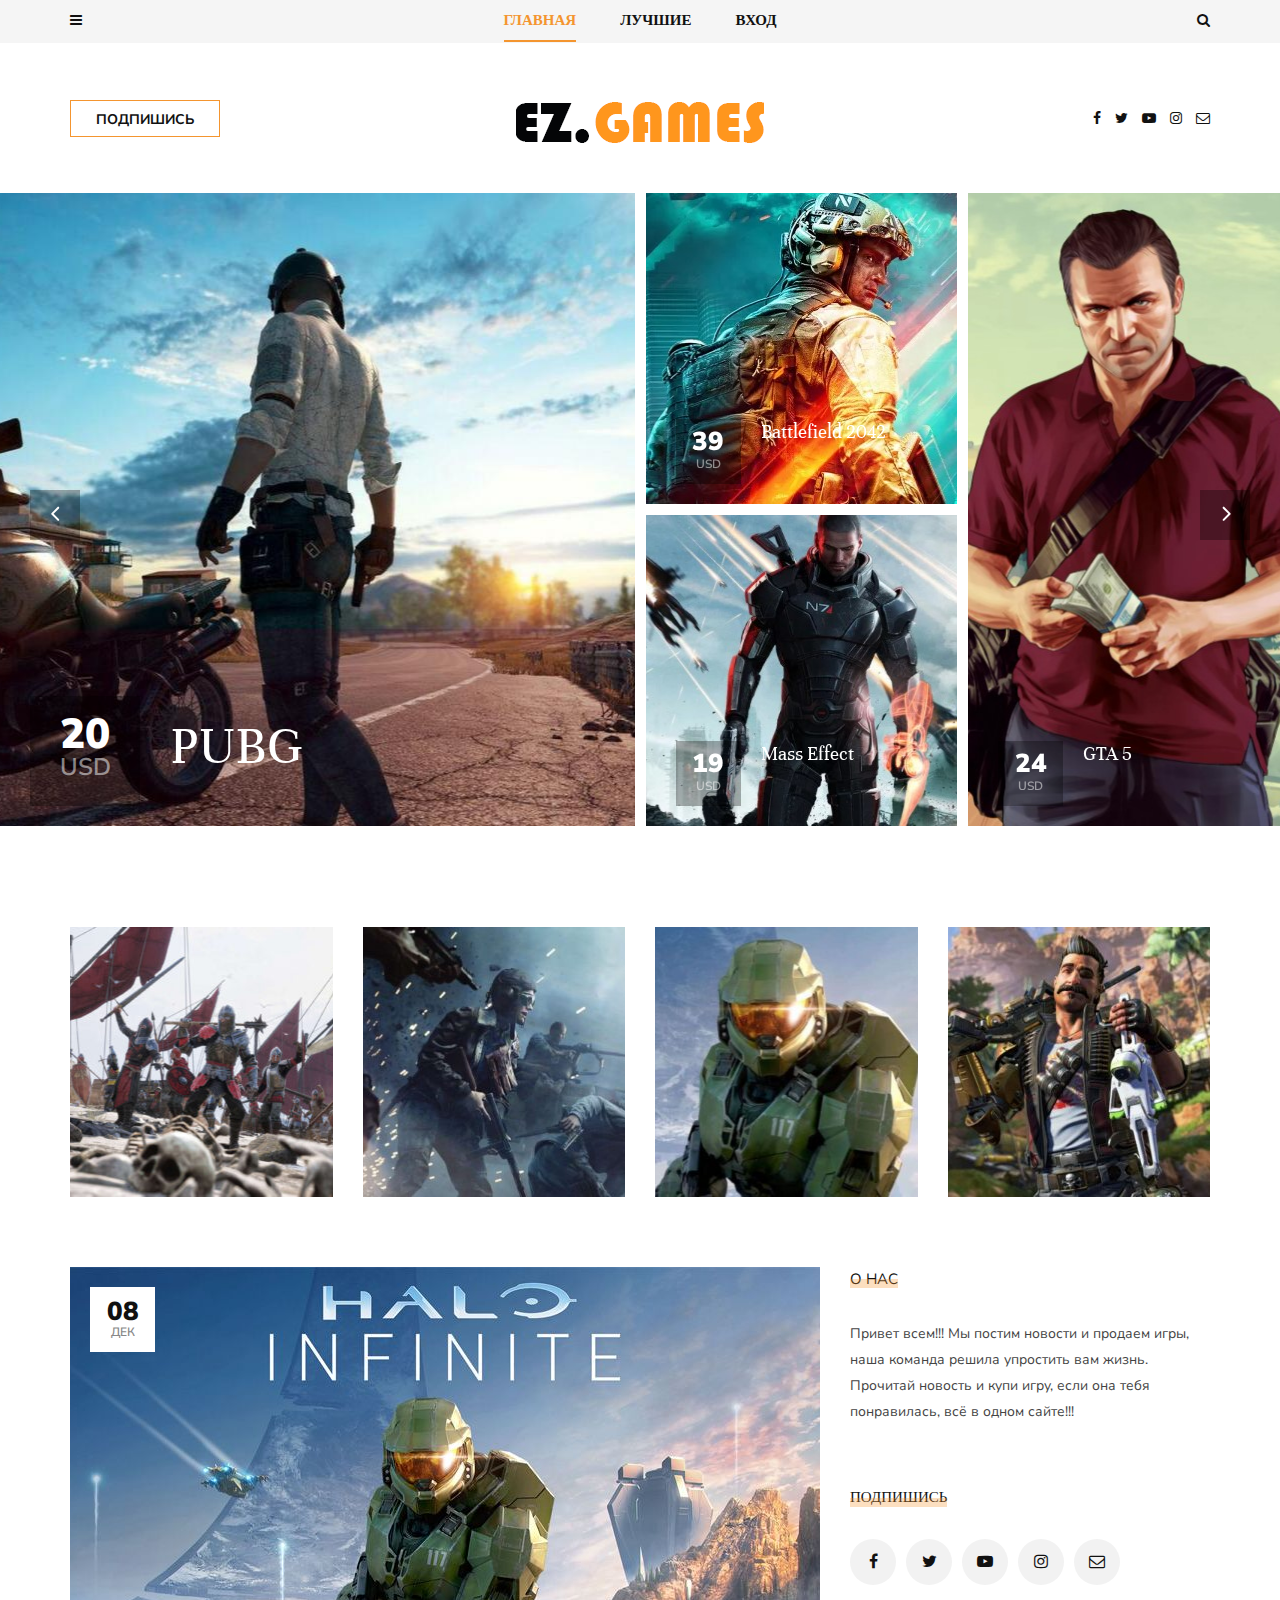
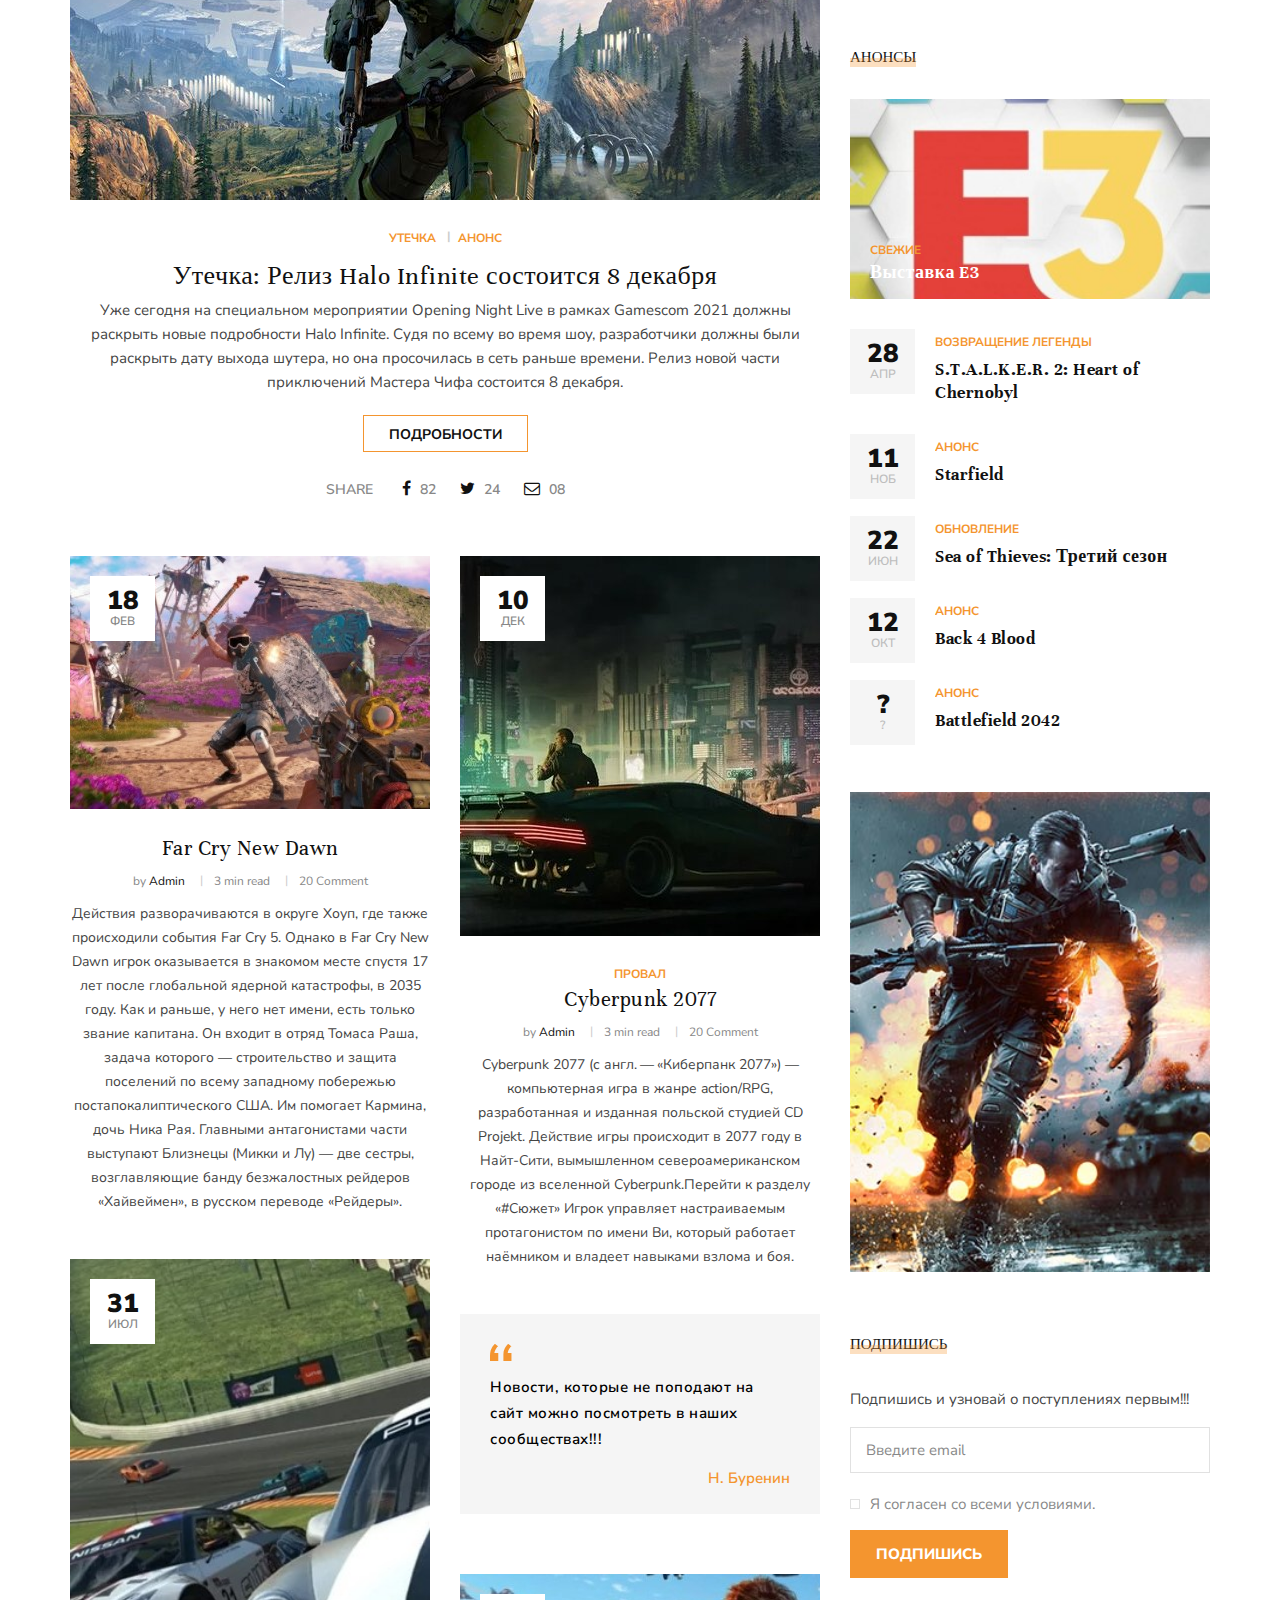
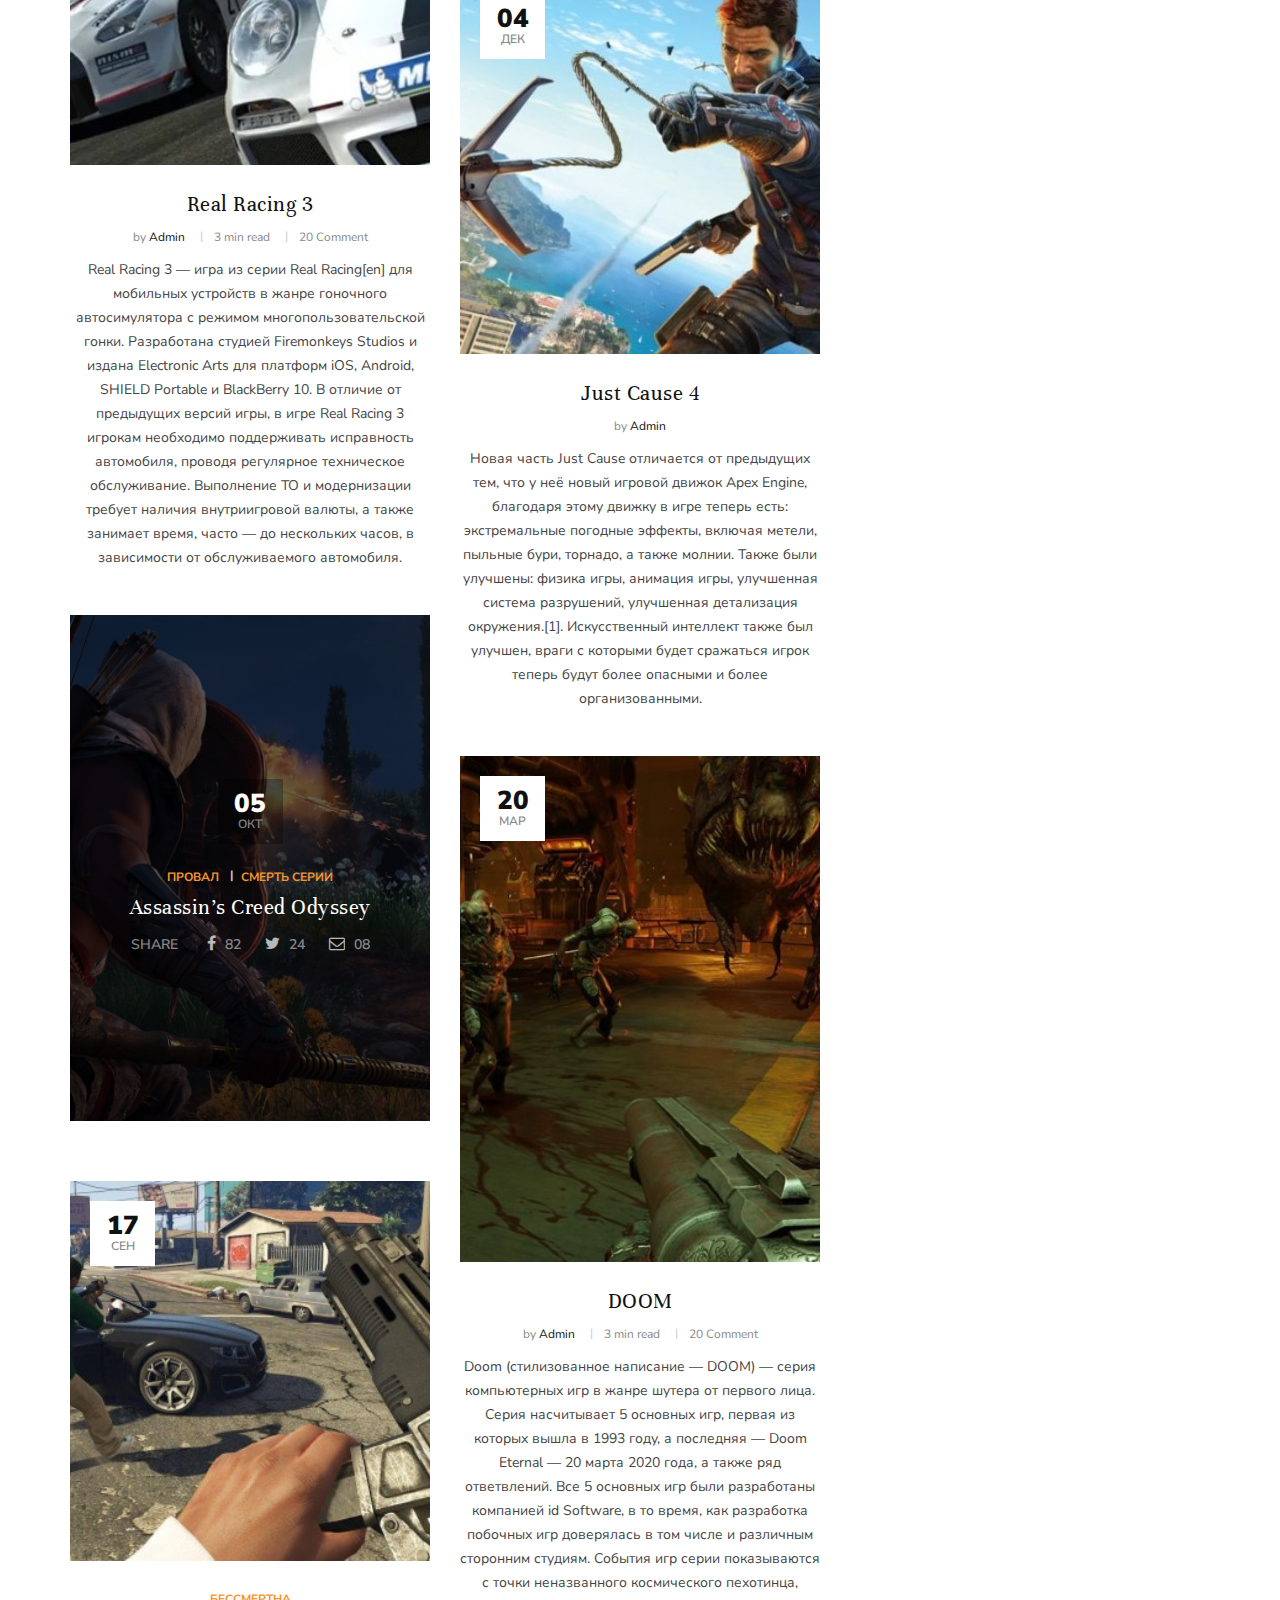
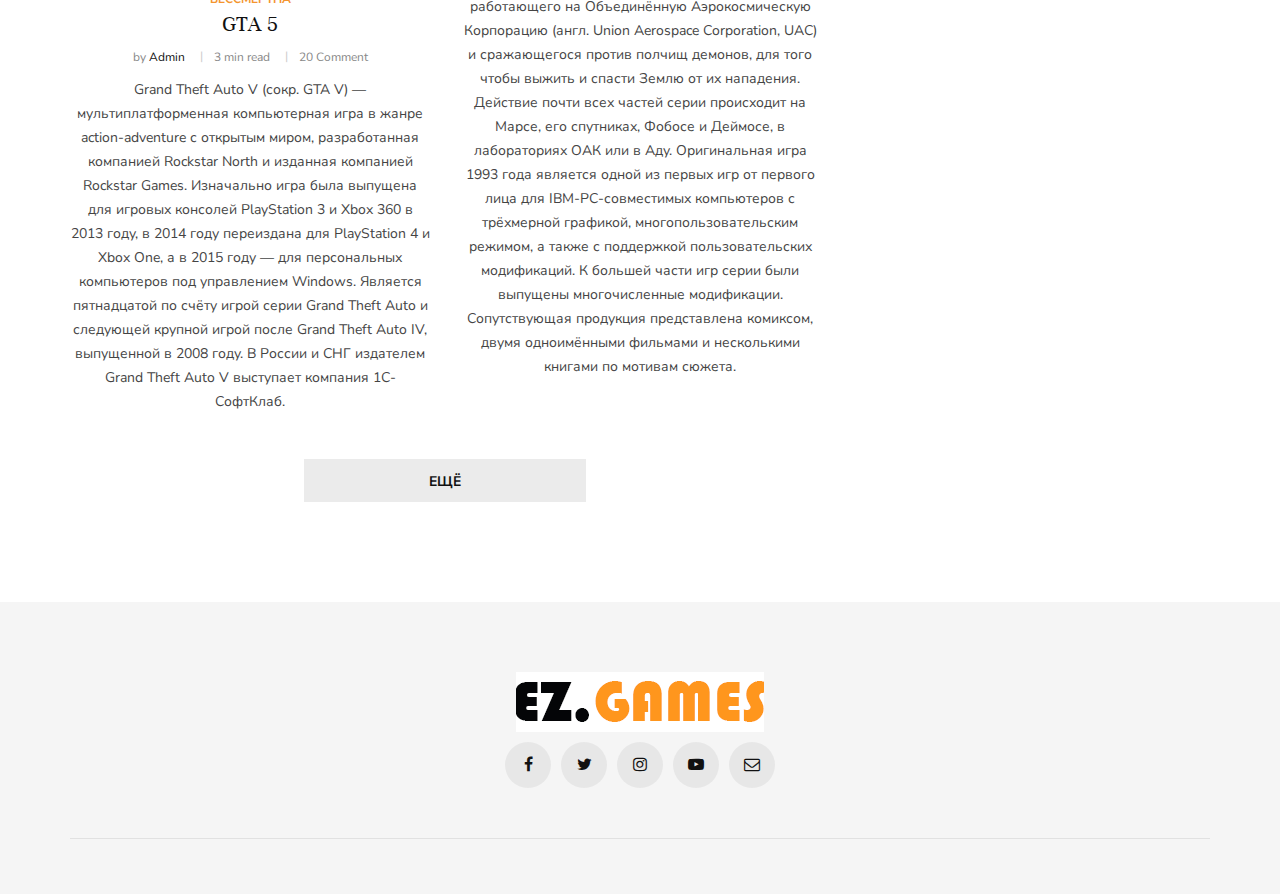
<file: index.html>
<!DOCTYPE html>
<html lang="zxx">

<head>
    <meta charset="UTF-8">
    <meta name="description" content="Foodeiblog Template">
    <meta name="keywords" content="Foodeiblog, unica, creative, html">
    <meta name="viewport" content="width=device-width, initial-scale=1.0">
    <meta http-equiv="X-UA-Compatible" content="ie=edge">
    <title>EZ.Games</title>

    <!-- Google Font -->
    <link href="https://fonts.googleapis.com/css?family=Nunito+Sans:300,400,600,700,800,900&display=swap"
        rel="stylesheet">
    <link href="https://fonts.googleapis.com/css?family=Unna:400,700&display=swap" rel="stylesheet">

    <!-- Css Styles -->
    <link rel="stylesheet" href="css/bootstrap.min.css" type="text/css">
    <link rel="stylesheet" href="css/font-awesome.min.css" type="text/css">
    <link rel="stylesheet" href="css/elegant-icons.css" type="text/css">
    <link rel="stylesheet" href="css/owl.carousel.min.css" type="text/css">
    <link rel="stylesheet" href="css/slicknav.min.css" type="text/css">
    <link rel="stylesheet" href="css/style.css" type="text/css">
</head>

<body>
    <!-- Page Preloder -->
    <div id="preloder">
        <div class="loader"></div>
    </div>

    <!-- Humberger Begin -->
    <div class="humberger__menu__overlay"></div>
    <div class="humberger__menu__wrapper">
        <div class="humberger__menu__logo">
            <a href="./index.html"><img src="img/humberger/humberger-logo.png" alt=""></a>
        </div>
        <nav class="humberger__menu__nav mobile-menu">
            <ul>
                <li><a href="./index.html">Главная</a></li>
                <li><a href="#">Лучшие</a></li>                
                <li class="dropdown"><a href="./signin.html">Вход</a></li>                               
            </ul>
        </nav>
        <div id="mobile-menu-wrap"></div>
        <div class="humberger__menu__about">
            <div class="humberger__menu__title sidebar__item__title">
                <h6>О нас</h6>
            </div>                     
            <p>Привет всем!!! Мы постим новости и продаем игры, наша команда решила упростить вам жизнь. Прочитай новость и купи игру, если она тебя понравилась, всё в одном сайте!!!</p>
            <div class="humberger__menu__about__social sidebar__item__follow__links">
                <a href="#"><i class="fa fa-facebook"></i></a>
                <a href="#"><i class="fa fa-twitter"></i></a>
                <a href="#"><i class="fa fa-youtube-play"></i></a>
                <a href="#"><i class="fa fa-instagram"></i></a>
                <a href="#"><i class="fa fa-envelope-o"></i></a>
            </div>
        </div>
        <div class="humberger__menu__subscribe">
            <div class="humberger__menu__title sidebar__item__title">
                <h6>Подписка</h6>
            </div>
            <p>Подпишись и узновай о поступлениях первым!!!</p>
            <form action="#">
                <input type="text" class="email-input" placeholder="Введите email">
                <label for="agree-check">
                    Я согласен с условиями
                    <input type="checkbox" id="agree-check">
                    <span class="checkmark"></span>
                </label>
                <button type="submit" class="site-btn">Подпишись</button>
            </form>
        </div>
    </div>
    <!-- Humberger End -->

    <!-- Header Section Begin -->
    <header class="header">
        <div class="header__top">
            <div class="container">
                <div class="row">
                    <div class="col-lg-2 col-md-1 col-6 order-md-1 order-1">
                        <div class="header__humberger">
                            <i class="fa fa-bars humberger__open"></i>
                        </div>
                    </div>
                    <div class="col-lg-8 col-md-10 order-md-2 order-3">
                        <nav class="header__menu">
                            <ul>
                                <li class="active"><a href="./index.html">Главная</a></li>
                                <li><a href="#">Лучшие</a>
                                    <div class="header__megamenu__wrapper">
                                        <div class="header__megamenu">
                                            <div class="header__megamenu__item">
                                                <div class="header__megamenu__item--pic set-bg"
                                                    data-setbg="img/megamenu/p-1.jpg">
                                                    <div class="label">GTA5</div>
                                                </div>
                                                <div class="header__megamenu__item--text">
                                                    <h5><a href="#">39 USD</a>
                                                    </h5>
                                                </div>
                                            </div>
                                            <div class="header__megamenu__item">
                                                <div class="header__megamenu__item--pic set-bg"
                                                    data-setbg="img/megamenu/p-2.jpg">
                                                    <div class="label">RDR2</div>
                                                </div>
                                                <div class="header__megamenu__item--text">
                                                    <h5><a href="#">49 USD</a>
                                                    </h5>
                                                </div>
                                            </div>
                                            <div class="header__megamenu__item">
                                                <div class="header__megamenu__item--pic set-bg"
                                                    data-setbg="img/megamenu/p-3.jpg">
                                                    <div class="label">WITCHER3</div>
                                                </div>
                                                <div class="header__megamenu__item--text">
                                                    <h5><a href="#">29 USD</a>
                                                    </h5>
                                                </div>
                                            </div>
                                            <div class="header__megamenu__item">
                                                <div class="header__megamenu__item--pic set-bg"
                                                    data-setbg="img/megamenu/p-4.jpg">
                                                    <div class="label">DOOM</div>
                                                </div>
                                                <div class="header__megamenu__item--text">
                                                    <h5><a href="#">29 USD</a>
                                                    </h5>
                                                </div>
                                            </div>
                                            <div class="header__megamenu__item">
                                                <div class="header__megamenu__item--pic set-bg"
                                                    data-setbg="img/megamenu/p-5.jpg">
                                                    <div class="label">DARK SOULS</div>
                                                </div>
                                                <div class="header__megamenu__item--text">
                                                    <h5><a href="#">39 USD</a>
                                                    </h5>
                                                </div>
                                            </div>
                                        </div>
                                    </div>
                                </li>
                                <li class="dropdown"><a href="./signin.html">Вход</a></li>                                                               
                            </ul>
                        </nav>
                    </div>
                    <div class="col-lg-2 col-md-1 col-6 order-md-3 order-2">
                        <div class="header__search">
                            <i class="fa fa-search search-switch"></i>
                        </div>
                    </div>
                </div>
            </div>
        </div>
        <div class="container">
            <div class="row">
                <div class="col-lg-3 col-md-3">
                    <div class="header__btn">
                        <a href="./signin.html" class="primary-btn">Подпишись</a>
                    </div>
                </div>
                <div class="col-lg-6 col-md-6">
                    <div class="header__logo">
                        <a href="./index.html"><img src="img/logo.png" alt=""></a>
                    </div>
                </div>
                <div class="col-lg-3 col-md-3">
                    <div class="header__social">
                        <a href="#"><i class="fa fa-facebook"></i></a>
                        <a href="#"><i class="fa fa-twitter"></i></a>
                        <a href="#"><i class="fa fa-youtube-play"></i></a>
                        <a href="#"><i class="fa fa-instagram"></i></a>
                        <a href="#"><i class="fa fa-envelope-o"></i></a>
                    </div>
                </div>
            </div>
        </div>
    </header>
    <!-- Header Section End -->

    <!-- Hero Section Begin -->
    <section class="hero">
        <div class="hero__slider owl-carousel">
            <div class="hero__item">
                <div class="container-fluid">
                    <div class="row">
                        <div class="col-lg-6 p-0">
                            <div class="hero__inside__item hero__inside__item--wide set-bg"
                                data-setbg="img/hero/hero-1.jpg">
                                <div class="hero__inside__item__text">
                                    <div class="hero__inside__item--meta">
                                        <span>20</span>
                                        <p>USD</p>
                                    </div>
                                    <div class="hero__inside__item--text">                                        
                                        <h1>PUBG</h1>                                       
                                    </div>
                                </div>
                            </div>
                        </div>
                        <div class="col-lg-3 col-md-6  p-0">
                            <div class="hero__inside__item hero__inside__item--small set-bg"
                                data-setbg="img/hero/hero-2.jpg">
                                <div class="hero__inside__item__text">
                                    <div class="hero__inside__item--meta">
                                        <span>39</span>
                                        <p>USD</p>
                                    </div>
                                    <div class="hero__inside__item--text">                                        
                                        <h5>Battlefield 2042</h5>
                                    </div>
                                </div>
                            </div>
                            <div class="hero__inside__item hero__inside__item--small set-bg"
                                data-setbg="img/hero/hero-3.jpg">
                                <div class="hero__inside__item__text">
                                    <div class="hero__inside__item--meta">
                                        <span>19</span>
                                        <p>USD</p>
                                    </div>
                                    <div class="hero__inside__item--text">                                        
                                        <h5>Mass Effect</h5>
                                    </div>
                                </div>
                            </div>
                        </div>
                        <div class="col-lg-3 col-md-6  p-0">
                            <div class="hero__inside__item set-bg" data-setbg="img/hero/hero-4.jpg">
                                <div class="hero__inside__item__text">
                                    <div class="hero__inside__item--meta">
                                        <span>24</span>
                                        <p>USD</p>
                                    </div>
                                    <div class="hero__inside__item--text">                                       
                                        <h5>GTA 5</h5>
                                    </div>
                                </div>
                            </div>
                        </div>
                    </div>
                </div>
            </div>
            <div class="hero__item">
                <div class="container-fluid">
                    <div class="row">
                        <div class="col-lg-6 p-0">
                            <div class="hero__inside__item hero__inside__item--wide set-bg"
                                data-setbg="img/hero/hero-5.jpg">
                                <div class="hero__inside__item__text">
                                    <div class="hero__inside__item--meta">
                                        <span>19</span>
                                        <p>USD</p>
                                    </div>
                                    <div class="hero__inside__item--text">                                       
                                        <h1>Mafia</h1>                                        
                                    </div>
                                </div>
                            </div>
                        </div>
                        <div class="col-lg-3 col-md-6 p-0">
                            <div class="hero__inside__item hero__inside__item--small set-bg"
                                data-setbg="img/hero/hero-6.jpg">
                                <div class="hero__inside__item__text">
                                    <div class="hero__inside__item--meta">
                                        <span>29</span>
                                        <p>USD</p>
                                    </div>
                                    <div class="hero__inside__item--text">                                        
                                        <h5>Witcher 3</h5>
                                    </div>
                                </div>
                            </div>
                            <div class="hero__inside__item hero__inside__item--small set-bg"
                                data-setbg="img/hero/hero-7.jpg">
                                <div class="hero__inside__item__text">
                                    <div class="hero__inside__item--meta">
                                        <span>39</span>
                                        <p>USD</p>
                                    </div>
                                    <div class="hero__inside__item--text">                                       
                                        <h5>Dark Souls 3</h5>
                                    </div>
                                </div>
                            </div>
                        </div>
                        <div class="col-lg-3 col-md-6 p-0">
                            <div class="hero__inside__item set-bg" data-setbg="img/hero/hero-8.jpg">
                                <div class="hero__inside__item__text">
                                    <div class="hero__inside__item--meta">
                                        <span>29</span>
                                        <p>USD</p>
                                    </div>
                                    <div class="hero__inside__item--text">                                        
                                        <h5>DOOM</h5>
                                    </div>
                                </div>
                            </div>
                        </div>
                    </div>
                </div>
            </div>
        </div>
    </section>
    <!-- Hero Section End -->

    <!-- Categories Section Begin -->
    <section class="categories spad">
        <div class="container">
            <div class="row">
                <div class="col-lg-3 col-md-6 col-sm-6">
                    <div class="categories__item set-bg" data-setbg="img/categories/cat-1.jpg">
                        <div class="categories__hover__text">
                            <h5>Лучшие</h5>                            
                        </div>
                    </div>
                </div>
                <div class="col-lg-3 col-md-6 col-sm-6">
                    <div class="categories__item set-bg" data-setbg="img/categories/cat-2.jpg">
                        <div class="categories__hover__text">
                            <h5>игры</h5>                            
                        </div>
                    </div>
                </div>
                <div class="col-lg-3 col-md-6 col-sm-6">
                    <div class="categories__item set-bg" data-setbg="img/categories/cat-3.jpg">
                        <div class="categories__hover__text">
                            <h5>Только</h5>                            
                        </div>
                    </div>
                </div>
                <div class="col-lg-3 col-md-6 col-sm-6">
                    <div class="categories__item set-bg" data-setbg="img/categories/cat-4.jpg">
                        <div class="categories__hover__text">
                            <h5>здесь</h5>                            
                        </div>
                    </div>
                </div>
            </div>
        </div>
        <div class="categories__post">
            <div class="container">
                <div class="row">
                    <div class="col-lg-8 col-md-8">
                        <div class="categories__post__item categories__post__item--large">
                            <div class="categories__post__item__pic set-bg"
                                data-setbg="img/categories/categories-post/cp-1.jpg">
                                <div class="post__meta">
                                    <h4>08</h4>
                                    <span>Дек</span>
                                </div>
                            </div>
                            <div class="categories__post__item__text">
                                <ul class="post__label--large">
                                    <li>Утечка</li>
                                    <li>Анонс</li>
                                </ul>
                                <h3><a href="#">Утечка: Релиз Halo Infinite состоится 8 декабря</a></h3>
                                <p>Уже сегодня на специальном мероприятии Opening Night Live в рамках Gamescom 2021 должны раскрыть новые подробности Halo Infinite. Судя по всему во время шоу, разработчики должны были раскрыть дату выхода шутера, но она просочилась в сеть раньше времени. Релиз новой части приключений Мастера Чифа состоится 8 декабря.</p>
                                <a href="#" class="primary-btn">подробности</a>
                                <div class="post__social">
                                    <span>Share</span>
                                    <a href="#"><i class="fa fa-facebook"></i> <span>82</span></a>
                                    <a href="#"><i class="fa fa-twitter"></i> <span>24</span></a>
                                    <a href="#"><i class="fa fa-envelope-o"></i> <span>08</span></a>
                                </div>
                            </div>
                        </div>
                        <div class="row">
                            <div class="col-lg-6 col-md-6 col-sm-6">
                                <div class="categories__post__item">
                                    <div class="categories__post__item__pic small__item set-bg"
                                        data-setbg="img/categories/categories-post/cp-2.jpg">
                                        <div class="post__meta">
                                            <h4>18</h4>
                                            <span>Фев</span>
                                        </div>
                                    </div>
                                    <div class="categories__post__item__text">                                      
                                        <h3><a href="#">Far Cry New Dawn</a></h3>
                                        <ul class="post__widget">
                                            <li>by <span>Admin</span></li>
                                            <li>3 min read</li>
                                            <li>20 Comment</li>
                                        </ul>
                                        <p>Действия разворачиваются в округе Хоуп, где также происходили события Far Cry 5. Однако в Far Cry New Dawn игрок оказывается в знакомом месте спустя 17 лет после глобальной ядерной катастрофы, в 2035 году. Как и раньше, у него нет имени, есть только звание капитана. Он входит в отряд Томаса Раша, задача которого — строительство и защита поселений по всему западному побережью постапокалиптического США. Им помогает Кармина, дочь Ника Рая.

                                            Главными антагонистами части выступают Близнецы (Микки и Лу) — две сестры, возглавляющие банду безжалостных рейдеров «Хайвеймен», в русском переводе «Рейдеры».</p>
                                    </div>
                                </div>
                                <div class="categories__post__item">
                                    <div class="categories__post__item__pic set-bg"
                                        data-setbg="img/categories/categories-post/cp-4.jpg">
                                        <div class="post__meta">
                                            <h4>31</h4>
                                            <span>Июл</span>
                                        </div>
                                    </div>
                                    <div class="categories__post__item__text">
                                        <ul class="post__label--large">                                            
                                        </ul>
                                        <h3><a href="#">Real Racing 3</a></h3>
                                        <ul class="post__widget">
                                            <li>by <span>Admin</span></li>
                                            <li>3 min read</li>
                                            <li>20 Comment</li>
                                        </ul>
                                        <p>Real Racing 3 — игра из серии Real Racing[en] для мобильных устройств в жанре гоночного автосимулятора с режимом многопользовательской гонки. Разработана студией Firemonkeys Studios и издана Electronic Arts для платформ iOS, Android, SHIELD Portable и BlackBerry 10.

                                            В отличие от предыдущих версий игры, в игре Real Racing 3 игрокам необходимо поддерживать исправность автомобиля, проводя регулярное техническое обслуживание. Выполнение ТО и модернизации требует наличия внутриигровой валюты, а также занимает время, часто — до нескольких часов, в зависимости от обслуживаемого автомобиля.</p>
                                    </div>
                                </div>
                                <div class="categories__post__item__plain set-bg"
                                    data-setbg="img/categories/categories-post/cp-6.jpg">
                                    <div class="categories__post__item__text">
                                        <div class="post__meta">
                                            <h4>05</h4>
                                            <span>Окт</span>
                                        </div>
                                        <ul class="post__label--large">
                                            <li>Провал</li>
                                            <li>Смерть серии</li>
                                        </ul>
                                        <h3><a href="#">Assassin’s Creed Odyssey</a></h3>
                                        <div class="post__social">
                                            <span>Share</span>
                                            <a href="#"><i class="fa fa-facebook"></i> <span>82</span></a>
                                            <a href="#"><i class="fa fa-twitter"></i> <span>24</span></a>
                                            <a href="#"><i class="fa fa-envelope-o"></i> <span>08</span></a>
                                        </div>
                                    </div>
                                </div>
                                <div class="categories__post__item">
                                    <div class="categories__post__item__pic smaller__large set-bg"
                                        data-setbg="img/categories/categories-post/cp-8.jpg">
                                        <div class="post__meta">
                                            <h4>17</h4>
                                            <span>Сен</span>
                                        </div>
                                    </div>
                                    <div class="categories__post__item__text">
                                        <span class="post__label">Бессмертна</span>
                                        <h3><a href="#">GTA 5</a></h3>
                                        <ul class="post__widget">
                                            <li>by <span>Admin</span></li>
                                            <li>3 min read</li>
                                            <li>20 Comment</li>
                                        </ul>
                                        <p>Grand Theft Auto V (сокр. GTA V) — мультиплатформенная компьютерная игра в жанре action-adventure с открытым миром, разработанная компанией Rockstar North и изданная компанией Rockstar Games. Изначально игра была выпущена для игровых консолей PlayStation 3 и Xbox 360 в 2013 году, в 2014 году переиздана для PlayStation 4 и Xbox One, а в 2015 году — для персональных компьютеров под управлением Windows. Является пятнадцатой по счёту игрой серии Grand Theft Auto и следующей крупной игрой после Grand Theft Auto IV, выпущенной в 2008 году. В России и СНГ издателем Grand Theft Auto V выступает компания 1С-СофтКлаб.</p>
                                    </div>
                                </div>
                            </div>
                            <div class="col-lg-6 col-md-6 col-sm-6">
                                <div class="categories__post__item">
                                    <div class="categories__post__item__pic smaller__large set-bg"
                                        data-setbg="img/categories/categories-post/cp-3.jpg">
                                        <div class="post__meta">
                                            <h4>10</h4>
                                            <span>Дек</span>
                                        </div>
                                    </div>
                                    <div class="categories__post__item__text">
                                        <span class="post__label">провал</span>
                                        <h3><a href="#">Cyberpunk 2077</a>
                                        </h3>
                                        <ul class="post__widget">
                                            <li>by <span>Admin</span></li>
                                            <li>3 min read</li>
                                            <li>20 Comment</li>
                                        </ul>
                                        <p>Cyberpunk 2077 (с англ. — «Киберпанк 2077») — компьютерная игра в жанре action/RPG, разработанная и изданная польской студией CD Projekt. Действие игры происходит в 2077 году в Найт-Сити, вымышленном североамериканском городе из вселенной Cyberpunk.Перейти к разделу «#Сюжет» Игрок управляет настраиваемым протагонистом по имени Ви, который работает наёмником и владеет навыками взлома и боя.</p>
                                    </div>
                                </div>
                                <div class="categories__post__item__small">
                                    <img src="img/categories/categories-post/quote.png" alt="">
                                    <p>Новости, которые не поподают на сайт можно посмотреть в наших сообществах!!!</p>
                                    <div class="posted__by">Н. Буренин</div>
                                </div>
                                <div class="categories__post__item">
                                    <div class="categories__post__item__pic smaller__large set-bg"
                                        data-setbg="img/categories/categories-post/cp-5.jpg">
                                        <div class="post__meta">
                                            <h4>04</h4>
                                            <span>Дек</span>
                                        </div>
                                    </div>
                                    <div class="categories__post__item__text">                                     
                                        <h3><a href="#">Just Cause 4</a></h3>
                                        <ul class="post__widget">
                                            <li>by <span>Admin</span></li>                                            
                                        </ul>
                                        <p>Новая часть Just Cause отличается от предыдущих тем, что у неё новый игровой движок Apex Engine, благодаря этому движку в игре теперь есть: экстремальные погодные эффекты, включая метели, пыльные бури, торнадо, а также молнии. Также были улучшены: физика игры, анимация игры, улучшенная система разрушений, улучшенная детализация окружения.[1]. Искусственный интеллект также был улучшен, враги с которыми будет сражаться игрок теперь будут более опасными и более организованными.</p>
                                    </div>
                                </div>
                                <div class="categories__post__item">
                                    <div class="categories__post__item__pic set-bg"
                                        data-setbg="img/categories/categories-post/cp-7.jpg">
                                        <div class="post__meta">
                                            <h4>20</h4>
                                            <span>Мар</span>
                                        </div>
                                    </div>
                                    <div class="categories__post__item__text">
                                        <ul class="post__label--large">                                           
                                        </ul>
                                        <h3><a href="#">DOOM</a></h3>
                                        <ul class="post__widget">
                                            <li>by <span>Admin</span></li>
                                            <li>3 min read</li>
                                            <li>20 Comment</li>
                                        </ul>
                                        <p>Doom (стилизованное написание — DOOM) — серия компьютерных игр в жанре шутера от первого лица. Серия насчитывает 5 основных игр, первая из которых вышла в 1993 году, а последняя — Doom Eternal — 20 марта 2020 года, а также ряд ответвлений. Все 5 основных игр были разработаны компанией id Software, в то время, как разработка побочных игр доверялась в том числе и различным сторонним студиям.

                                            События игр серии показываются с точки неназванного космического пехотинца, работающего на Объединённую Аэрокосмическую Корпорацию (англ. Union Aerospace Corporation, UAC) и сражающегося против полчищ демонов, для того чтобы выжить и спасти Землю от их нападения. Действие почти всех частей серии происходит на Марсе, его спутниках, Фобосе и Деймосе, в лабораториях ОАК или в Аду.
                                            
                                            Оригинальная игра 1993 года является одной из первых игр от первого лица для IBM-PC-совместимых компьютеров с трёхмерной графикой, многопользовательским режимом, а также с поддержкой пользовательских модификаций. К большей части игр серии были выпущены многочисленные модификации. Сопутствующая продукция представлена комиксом, двумя одноимёнными фильмами и несколькими книгами по мотивам сюжета.</p>
                                    </div>
                                </div>
                            </div>
                            <div class="col-lg-12 text-center">
                                <div class="load__more__btn">
                                    <a href="#">ЕЩЁ</a>
                                </div>
                            </div>
                        </div>
                    </div>
                    <div class="col-lg-4 col-md-4">
                        <div class="sidebar__item">
                            <div class="sidebar__about__item">
                                <div class="sidebar__item__title">
                                    <h6>O нас</h6>
                                </div>                                                          
                                <p>Привет всем!!! Мы постим новости и продаем игры, наша команда решила упростить вам жизнь. Прочитай новость и купи игру, если она тебя понравилась, всё в одном сайте!!!</p>                               
                            </div>
                            <div class="sidebar__follow__item">
                                <div class="sidebar__item__title">
                                    <h6>Подпишись</h6>
                                </div>
                                <div class="sidebar__item__follow__links">
                                    <a href="#"><i class="fa fa-facebook"></i></a>
                                    <a href="#"><i class="fa fa-twitter"></i></a>
                                    <a href="#"><i class="fa fa-youtube-play"></i></a>
                                    <a href="#"><i class="fa fa-instagram"></i></a>
                                    <a href="#"><i class="fa fa-envelope-o"></i></a>
                                </div>
                            </div>
                            <div class="sidebar__feature__item">
                                <div class="sidebar__item__title">
                                    <h6>Анонсы</h6>
                                </div>
                                <div class="sidebar__feature__item__large set-bg"
                                    data-setbg="img/sidebar/feature-post.jpg">
                                    <div class="sidebar__feature__item__large--text">
                                        <span>Свежие</span>
                                        <h5><a href="#">Выставка E3</a></h5>
                                    </div>
                                </div>
                                <div class="sidebar__feature__item__list">
                                    <div class="sidebar__feature__item__list__single">
                                        <div class="post__meta">
                                            <h4>28</h4>
                                            <span>Апр</span>
                                        </div>
                                        <div class="post__text">
                                            <span>Возвращение легенды</span>
                                            <h5><a href="#">S.T.A.L.K.E.R. 2: Heart of Chernobyl</a></h5>
                                        </div>
                                    </div>
                                    <div class="sidebar__feature__item__list__single">
                                        <div class="post__meta">
                                            <h4>11</h4>
                                            <span>Ноб</span>
                                        </div>
                                        <div class="post__text">
                                            <span>Анонс</span>
                                            <h5><a href="#">Starfield</a></h5>
                                        </div>
                                    </div>
                                    <div class="sidebar__feature__item__list__single">
                                        <div class="post__meta">
                                            <h4>22</h4>
                                            <span>Июн</span>
                                        </div>
                                        <div class="post__text">
                                            <span>Обновление</span>
                                            <h5><a href="#">Sea of Thieves: Третий сезон</a></h5>
                                        </div>
                                    </div>
                                    <div class="sidebar__feature__item__list__single">
                                        <div class="post__meta">
                                            <h4>12</h4>
                                            <span>Окт</span>
                                        </div>
                                        <div class="post__text">
                                            <span>Анонс</span>
                                            <h5><a href="#">Back 4 Blood</a></h5>
                                        </div>
                                    </div>
                                    <div class="sidebar__feature__item__list__single">
                                        <div class="post__meta">
                                            <h4>?</h4>
                                            <span>?</span>
                                        </div>
                                        <div class="post__text">
                                            <span>Анонс</span>
                                            <h5><a href="#">Battlefield 2042</a></h5>
                                        </div>
                                    </div>
                                </div>
                            </div>
                            <div class="sidebar__item__banner">
                                <img src="img/sidebar/banner.jpg" alt="">
                            </div>                            
                            <div class="sidebar__subscribe__item">
                                <div class="sidebar__item__title">
                                    <h6>Подпишись</h6>
                                </div>
                                <p>Подпишись и узновай о поступлениях первым!!!</p>
                                <form action="#">
                                    <input type="text" class="email-input" placeholder="Введите email">
                                    <label for="s-agree-check">
                                        Я согласен со всеми условиями.
                                        <input type="checkbox" id="s-agree-check">
                                        <span class="checkmark"></span>
                                    </label>
                                    <button type="submit" class="site-btn">Подпишись</button>
                                </form>
                            </div>
                        </div>
                    </div>
                </div>
            </div>
        </div>
    </section>
    <!-- Categories Section End -->

    <!-- Footer Section Begin -->
    <footer class="footer">
        
        <div class="container">
            <div class="row">
                <div class="col-lg-12">
                    <div class="footer__text">
                        <div class="footer__logo">
                            <a href="#"><img src="img/logo.png" alt=""></a>
                        </div>                        
                        <div class="footer__social">
                            <a href="#"><i class="fa fa-facebook"></i></a>
                            <a href="#"><i class="fa fa-twitter"></i></a>
                            <a href="#"><i class="fa fa-instagram"></i></a>
                            <a href="#"><i class="fa fa-youtube-play"></i></a>
                            <a href="#"><i class="fa fa-envelope-o"></i></a>
                        </div>
                    </div>
                    <div class="footer__copyright">                        
                    </div>
                </div>
            </div>
        </div>
    </footer>
    <!-- Footer Section End -->

    <!-- Search Begin -->
    <div class="search-model">
        <div class="h-100 d-flex align-items-center justify-content-center">
            <div class="search-close-switch">+</div>
            <form class="search-model-form">
                <input type="text" id="search-input" placeholder="Search here.....">
            </form>
        </div>
    </div>
    <!-- Search End -->

    <!-- Js Plugins -->
    <script src="js/jquery-3.3.1.min.js"></script>
    <script src="js/bootstrap.min.js"></script>
    <script src="js/jquery.slicknav.js"></script>
    <script src="js/owl.carousel.min.js"></script>
    <script src="js/main.js"></script>
</body>

</html>
</file>
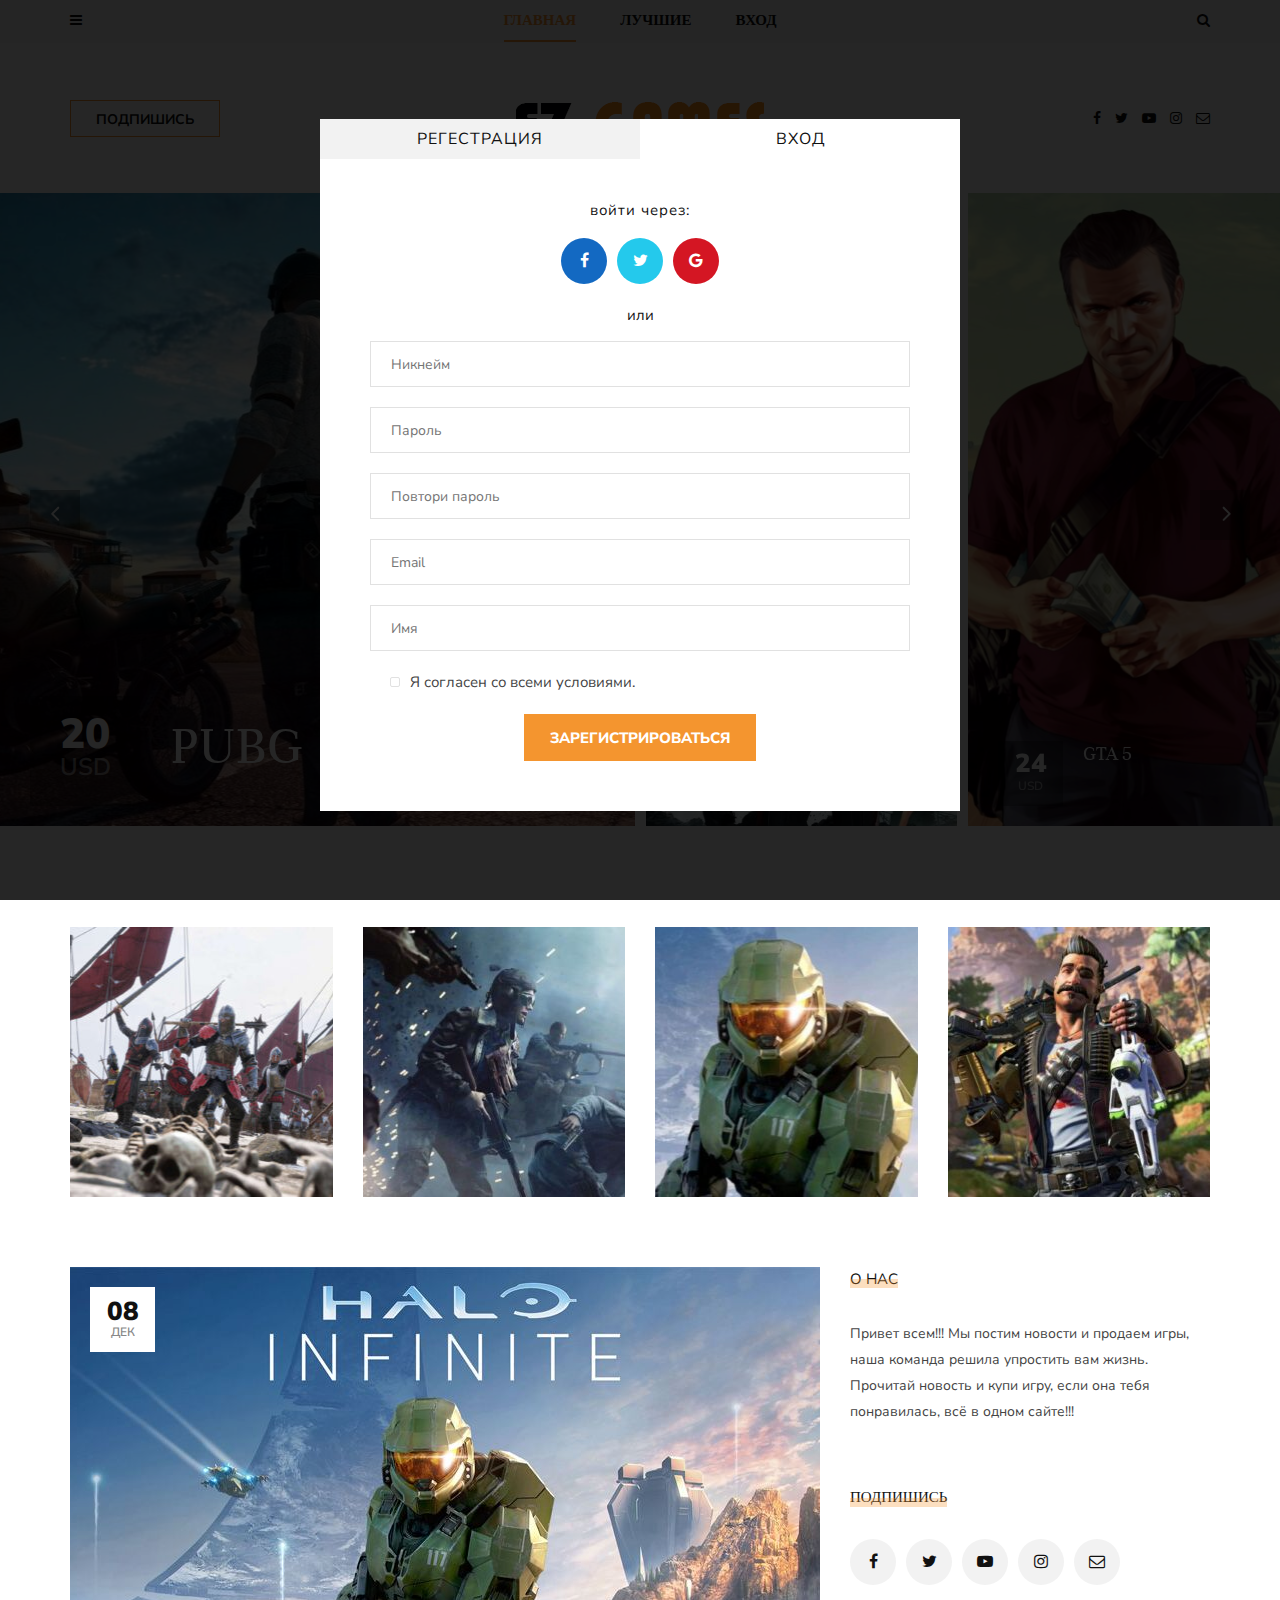
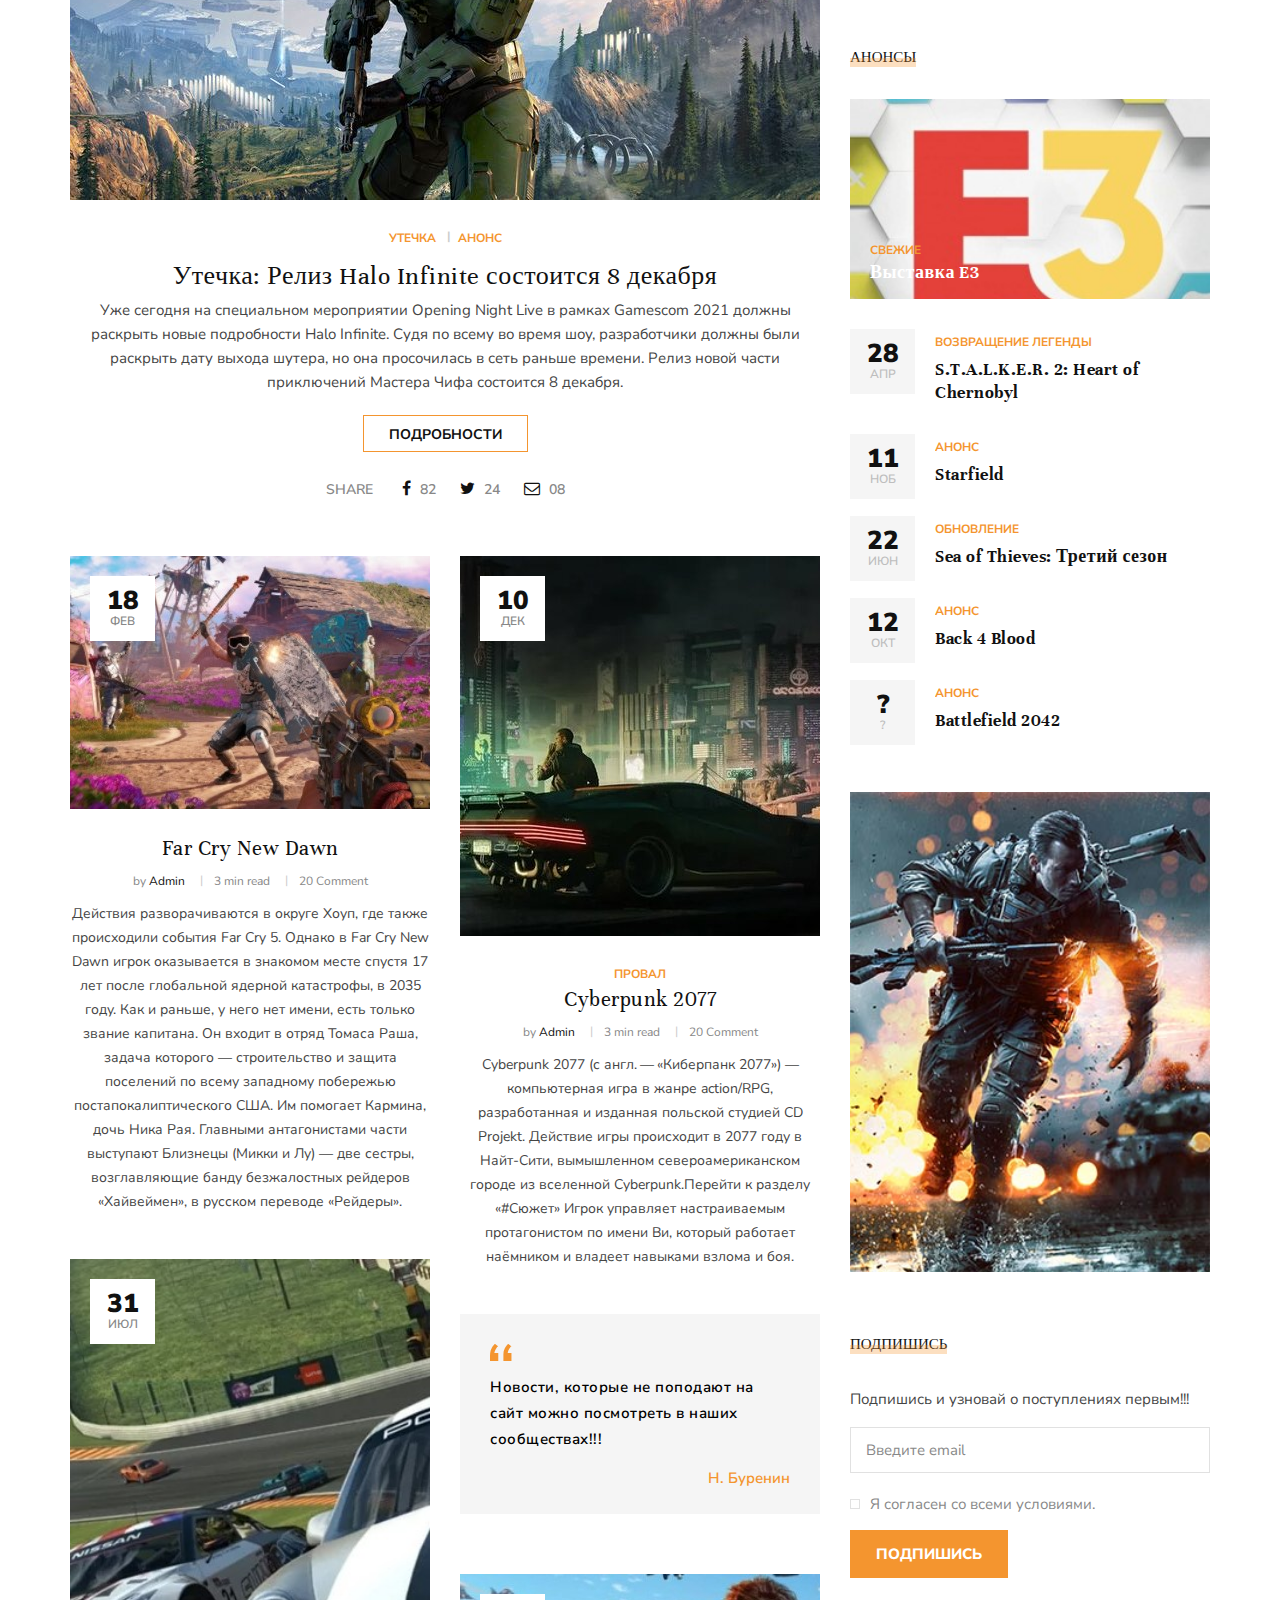
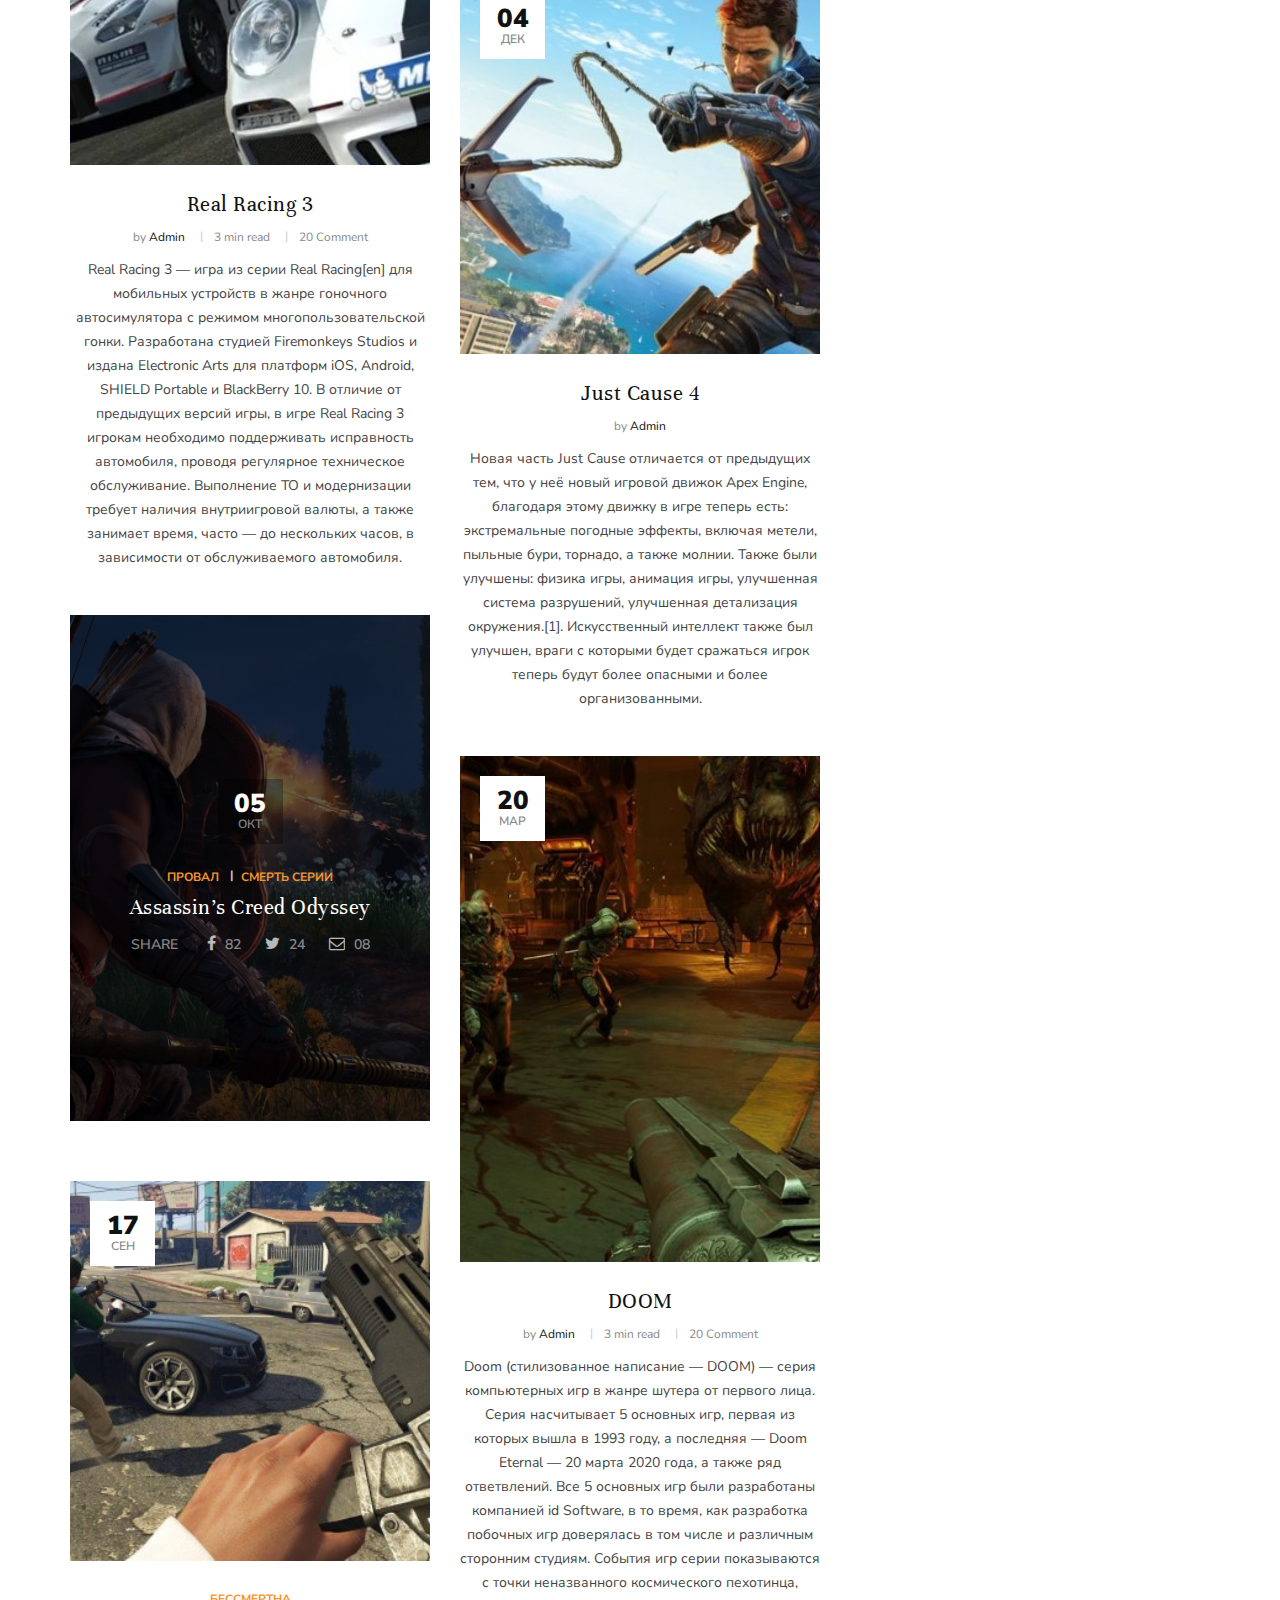
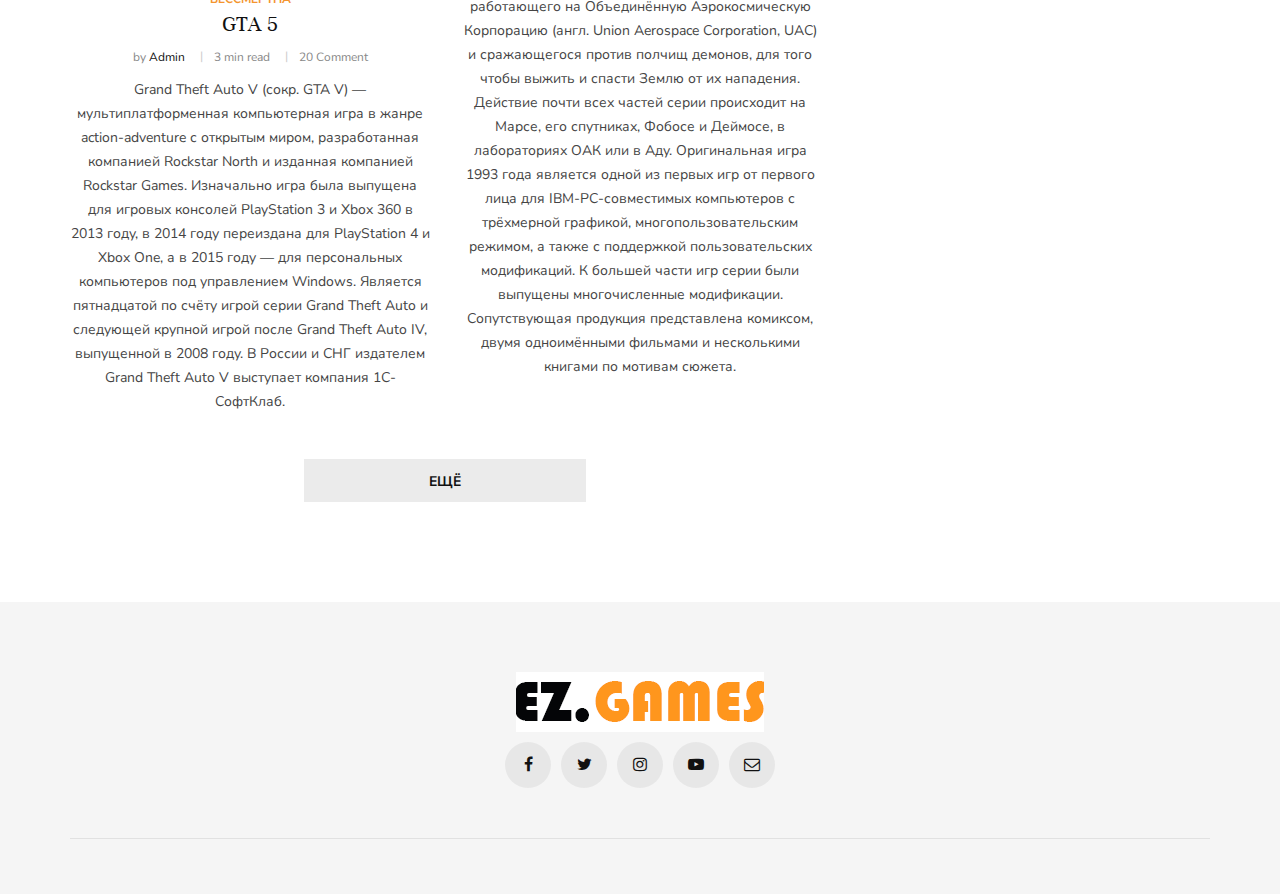
<file: signin.html>
<!DOCTYPE html>
<html lang="zxx">

<head>
    <meta charset="UTF-8">
    <meta name="description" content="Foodeiblog Template">
    <meta name="keywords" content="Foodeiblog, unica, creative, html">
    <meta name="viewport" content="width=device-width, initial-scale=1.0">
    <meta http-equiv="X-UA-Compatible" content="ie=edge">
    <title>EZ.Games</title>

    <!-- Google Font -->
    <link href="https://fonts.googleapis.com/css?family=Nunito+Sans:300,400,600,700,800,900&display=swap"
        rel="stylesheet">
    <link href="https://fonts.googleapis.com/css?family=Unna:400,700&display=swap" rel="stylesheet">

    <!-- Css Styles -->
    <link rel="stylesheet" href="css/bootstrap.min.css" type="text/css">
    <link rel="stylesheet" href="css/font-awesome.min.css" type="text/css">
    <link rel="stylesheet" href="css/elegant-icons.css" type="text/css">
    <link rel="stylesheet" href="css/owl.carousel.min.css" type="text/css">
    <link rel="stylesheet" href="css/slicknav.min.css" type="text/css">
    <link rel="stylesheet" href="css/style.css" type="text/css">
</head>

<body class="fixed-position">
    <!-- Page Preloder -->
    <div id="preloder">
        <div class="loader"></div>
    </div>

    <!-- Sign In Section Begin -->
    <div class="signin">
        <div class="signin__warp">
            <div class="signin__content">
                <div class="signin__form">
                    <ul class="nav nav-tabs" role="tablist">
                        <li class="nav-item">
                            <a class="nav-link active" data-toggle="tab" href="#tabs-1" role="tab" aria-selected="false">
                                Регестрация
                            </a>
                        </li>
                        <li class="nav-item">
                            <a class="nav-link" data-toggle="tab" href="#tabs-2" role="tab" aria-selected="false">
                                Вход
                            </a>
                        </li>
                        <li class="nav-item">
                    </ul>
                    <div class="tab-content">
                        <div class="tab-pane active" id="tabs-1" role="tabpanel">
                            <div class="signin__form__text">
                                <p>войти через:</p>
                                <div class="signin__form__signup__social">
                                    <a href="#" class="facebook"><i class="fa fa-facebook"></i></a>
                                    <a href="#" class="twitter"><i class="fa fa-twitter"></i></a>
                                    <a href="#" class="google"><i class="fa fa-google"></i></a>
                                </div>
                                <div class="divide">или</div>
                                <form action="#">
                                    <input type="text" placeholder="Никнейм">
                                    <input type="text" placeholder="Пароль">
                                    <input type="text" placeholder="Повтори пароль">
                                    <input type="text" placeholder="Email">
                                    <input type="text" placeholder="Имя">
                                    <label for="sign-agree-check">
                                        Я согласен со всеми условиями.
                                        <input type="checkbox" id="sign-agree-check">
                                        <span class="checkmark"></span>
                                    </label>
                                    <button type="submit" class="site-btn">зарегистрироваться</button>
                                </form>
                            </div>
                        </div>
                        <div class="tab-pane" id="tabs-2" role="tabpanel">
                            <div class="signin__form__text">
                                <p>войти через:</p>
                                <div class="signin__form__signup__social">
                                    <a href="#" class="facebook"><i class="fa fa-facebook"></i></a>
                                    <a href="#" class="twitter"><i class="fa fa-twitter"></i></a>
                                    <a href="#" class="google"><i class="fa fa-google"></i></a>
                                </div>
                                <div class="divide">или</div>
                                <form action="#">
                                    <input type="text" placeholder="Никнейм">
                                    <input type="text" placeholder="Пароль">
                                    <button type="submit" class="site-btn">Вход</button>
                                </form>
                            </div>
                        </div>
                    </div>
                </div>
            </div>
        </div>
    </div>
    <!-- Sign In Section End -->

   <!-- Humberger Begin -->
   <div class="humberger__menu__overlay"></div>
   <div class="humberger__menu__wrapper">
       <div class="humberger__menu__logo">
           <a href="./index.html"><img src="img/humberger/humberger-logo.png" alt=""></a>
       </div>
       <nav class="humberger__menu__nav mobile-menu">
           <ul>
               <li><a href="./index.html">Главная</a></li>
               <li><a href="#">Лучшие</a></li>                
               <li class="dropdown"><a href="./signin.html">Вход</a></li>                               
           </ul>
       </nav>
       <div id="mobile-menu-wrap"></div>
       <div class="humberger__menu__about">
           <div class="humberger__menu__title sidebar__item__title">
               <h6>О нас</h6>
           </div>                     
           <p>Привет всем!!! Мы постим новости и продаем игры, наша команда решила упростить вам жизнь. Прочитай новость и купи игру, если она тебя понравилась, всё в одном сайте!!!</p>
           <div class="humberger__menu__about__social sidebar__item__follow__links">
               <a href="#"><i class="fa fa-facebook"></i></a>
               <a href="#"><i class="fa fa-twitter"></i></a>
               <a href="#"><i class="fa fa-youtube-play"></i></a>
               <a href="#"><i class="fa fa-instagram"></i></a>
               <a href="#"><i class="fa fa-envelope-o"></i></a>
           </div>
       </div>
       <div class="humberger__menu__subscribe">
           <div class="humberger__menu__title sidebar__item__title">
               <h6>Подписка</h6>
           </div>
           <p>Подпишись и узновай о поступлениях первым!!!</p>
           <form action="#">
               <input type="text" class="email-input" placeholder="Введите email">
               <label for="agree-check">
                   Я согласен с условиями
                   <input type="checkbox" id="agree-check">
                   <span class="checkmark"></span>
               </label>
               <button type="submit" class="site-btn">Подпишись</button>
           </form>
       </div>
   </div>
   <!-- Humberger End -->

   <!-- Header Section Begin -->
   <header class="header">
       <div class="header__top">
           <div class="container">
               <div class="row">
                   <div class="col-lg-2 col-md-1 col-6 order-md-1 order-1">
                       <div class="header__humberger">
                           <i class="fa fa-bars humberger__open"></i>
                       </div>
                   </div>
                   <div class="col-lg-8 col-md-10 order-md-2 order-3">
                       <nav class="header__menu">
                           <ul>
                               <li class="active"><a href="./index.html">Главная</a></li>
                               <li><a href="#">Лучшие</a>
                                   <div class="header__megamenu__wrapper">
                                       <div class="header__megamenu">
                                           <div class="header__megamenu__item">
                                               <div class="header__megamenu__item--pic set-bg"
                                                   data-setbg="img/megamenu/p-1.jpg">
                                                   <div class="label">GTA5</div>
                                               </div>
                                               <div class="header__megamenu__item--text">
                                                   <h5><a href="#">39 USD</a>
                                                   </h5>
                                               </div>
                                           </div>
                                           <div class="header__megamenu__item">
                                               <div class="header__megamenu__item--pic set-bg"
                                                   data-setbg="img/megamenu/p-2.jpg">
                                                   <div class="label">RDR2</div>
                                               </div>
                                               <div class="header__megamenu__item--text">
                                                   <h5><a href="#">49 USD</a>
                                                   </h5>
                                               </div>
                                           </div>
                                           <div class="header__megamenu__item">
                                               <div class="header__megamenu__item--pic set-bg"
                                                   data-setbg="img/megamenu/p-3.jpg">
                                                   <div class="label">WITCHER3</div>
                                               </div>
                                               <div class="header__megamenu__item--text">
                                                   <h5><a href="#">29 USD</a>
                                                   </h5>
                                               </div>
                                           </div>
                                           <div class="header__megamenu__item">
                                               <div class="header__megamenu__item--pic set-bg"
                                                   data-setbg="img/megamenu/p-4.jpg">
                                                   <div class="label">DOOM</div>
                                               </div>
                                               <div class="header__megamenu__item--text">
                                                   <h5><a href="#">29 USD</a>
                                                   </h5>
                                               </div>
                                           </div>
                                           <div class="header__megamenu__item">
                                               <div class="header__megamenu__item--pic set-bg"
                                                   data-setbg="img/megamenu/p-5.jpg">
                                                   <div class="label">DARK SOULS</div>
                                               </div>
                                               <div class="header__megamenu__item--text">
                                                   <h5><a href="#">39 USD</a>
                                                   </h5>
                                               </div>
                                           </div>
                                       </div>
                                   </div>
                               </li>
                               <li class="dropdown"><a href="./signin.html">Вход</a></li>                                                               
                           </ul>
                       </nav>
                   </div>
                   <div class="col-lg-2 col-md-1 col-6 order-md-3 order-2">
                       <div class="header__search">
                           <i class="fa fa-search search-switch"></i>
                       </div>
                   </div>
               </div>
           </div>
       </div>
       <div class="container">
           <div class="row">
               <div class="col-lg-3 col-md-3">
                   <div class="header__btn">
                       <a href="./signin.html" class="primary-btn">Подпишись</a>
                   </div>
               </div>
               <div class="col-lg-6 col-md-6">
                   <div class="header__logo">
                       <a href="./index.html"><img src="img/logo.png" alt=""></a>
                   </div>
               </div>
               <div class="col-lg-3 col-md-3">
                   <div class="header__social">
                       <a href="#"><i class="fa fa-facebook"></i></a>
                       <a href="#"><i class="fa fa-twitter"></i></a>
                       <a href="#"><i class="fa fa-youtube-play"></i></a>
                       <a href="#"><i class="fa fa-instagram"></i></a>
                       <a href="#"><i class="fa fa-envelope-o"></i></a>
                   </div>
               </div>
           </div>
       </div>
   </header>
   <!-- Header Section End -->

   <!-- Hero Section Begin -->
   <section class="hero">
       <div class="hero__slider owl-carousel">
           <div class="hero__item">
               <div class="container-fluid">
                   <div class="row">
                       <div class="col-lg-6 p-0">
                           <div class="hero__inside__item hero__inside__item--wide set-bg"
                               data-setbg="img/hero/hero-1.jpg">
                               <div class="hero__inside__item__text">
                                   <div class="hero__inside__item--meta">
                                       <span>20</span>
                                       <p>USD</p>
                                   </div>
                                   <div class="hero__inside__item--text">                                        
                                       <h1>PUBG</h1>                                       
                                   </div>
                               </div>
                           </div>
                       </div>
                       <div class="col-lg-3 col-md-6  p-0">
                           <div class="hero__inside__item hero__inside__item--small set-bg"
                               data-setbg="img/hero/hero-2.jpg">
                               <div class="hero__inside__item__text">
                                   <div class="hero__inside__item--meta">
                                       <span>39</span>
                                       <p>USD</p>
                                   </div>
                                   <div class="hero__inside__item--text">                                        
                                       <h5>Battlefield 2042</h5>
                                   </div>
                               </div>
                           </div>
                           <div class="hero__inside__item hero__inside__item--small set-bg"
                               data-setbg="img/hero/hero-3.jpg">
                               <div class="hero__inside__item__text">
                                   <div class="hero__inside__item--meta">
                                       <span>19</span>
                                       <p>USD</p>
                                   </div>
                                   <div class="hero__inside__item--text">                                        
                                       <h5>Mass Effect</h5>
                                   </div>
                               </div>
                           </div>
                       </div>
                       <div class="col-lg-3 col-md-6  p-0">
                           <div class="hero__inside__item set-bg" data-setbg="img/hero/hero-4.jpg">
                               <div class="hero__inside__item__text">
                                   <div class="hero__inside__item--meta">
                                       <span>24</span>
                                       <p>USD</p>
                                   </div>
                                   <div class="hero__inside__item--text">                                       
                                       <h5>GTA 5</h5>
                                   </div>
                               </div>
                           </div>
                       </div>
                   </div>
               </div>
           </div>
           <div class="hero__item">
               <div class="container-fluid">
                   <div class="row">
                       <div class="col-lg-6 p-0">
                           <div class="hero__inside__item hero__inside__item--wide set-bg"
                               data-setbg="img/hero/hero-5.jpg">
                               <div class="hero__inside__item__text">
                                   <div class="hero__inside__item--meta">
                                       <span>19</span>
                                       <p>USD</p>
                                   </div>
                                   <div class="hero__inside__item--text">                                       
                                       <h1>Mafia</h1>                                        
                                   </div>
                               </div>
                           </div>
                       </div>
                       <div class="col-lg-3 col-md-6 p-0">
                           <div class="hero__inside__item hero__inside__item--small set-bg"
                               data-setbg="img/hero/hero-6.jpg">
                               <div class="hero__inside__item__text">
                                   <div class="hero__inside__item--meta">
                                       <span>29</span>
                                       <p>USD</p>
                                   </div>
                                   <div class="hero__inside__item--text">                                        
                                       <h5>Witcher 3</h5>
                                   </div>
                               </div>
                           </div>
                           <div class="hero__inside__item hero__inside__item--small set-bg"
                               data-setbg="img/hero/hero-7.jpg">
                               <div class="hero__inside__item__text">
                                   <div class="hero__inside__item--meta">
                                       <span>39</span>
                                       <p>USD</p>
                                   </div>
                                   <div class="hero__inside__item--text">                                       
                                       <h5>Dark Souls 3</h5>
                                   </div>
                               </div>
                           </div>
                       </div>
                       <div class="col-lg-3 col-md-6 p-0">
                           <div class="hero__inside__item set-bg" data-setbg="img/hero/hero-8.jpg">
                               <div class="hero__inside__item__text">
                                   <div class="hero__inside__item--meta">
                                       <span>29</span>
                                       <p>USD</p>
                                   </div>
                                   <div class="hero__inside__item--text">                                        
                                       <h5>DOOM</h5>
                                   </div>
                               </div>
                           </div>
                       </div>
                   </div>
               </div>
           </div>
       </div>
   </section>
   <!-- Hero Section End -->

   <!-- Categories Section Begin -->
   <section class="categories spad">
       <div class="container">
           <div class="row">
               <div class="col-lg-3 col-md-6 col-sm-6">
                   <div class="categories__item set-bg" data-setbg="img/categories/cat-1.jpg">
                       <div class="categories__hover__text">
                           <h5>Лучшие</h5>                            
                       </div>
                   </div>
               </div>
               <div class="col-lg-3 col-md-6 col-sm-6">
                   <div class="categories__item set-bg" data-setbg="img/categories/cat-2.jpg">
                       <div class="categories__hover__text">
                           <h5>игры</h5>                            
                       </div>
                   </div>
               </div>
               <div class="col-lg-3 col-md-6 col-sm-6">
                   <div class="categories__item set-bg" data-setbg="img/categories/cat-3.jpg">
                       <div class="categories__hover__text">
                           <h5>Только</h5>                            
                       </div>
                   </div>
               </div>
               <div class="col-lg-3 col-md-6 col-sm-6">
                   <div class="categories__item set-bg" data-setbg="img/categories/cat-4.jpg">
                       <div class="categories__hover__text">
                           <h5>здесь</h5>                            
                       </div>
                   </div>
               </div>
           </div>
       </div>
       <div class="categories__post">
           <div class="container">
               <div class="row">
                   <div class="col-lg-8 col-md-8">
                       <div class="categories__post__item categories__post__item--large">
                           <div class="categories__post__item__pic set-bg"
                               data-setbg="img/categories/categories-post/cp-1.jpg">
                               <div class="post__meta">
                                   <h4>08</h4>
                                   <span>Дек</span>
                               </div>
                           </div>
                           <div class="categories__post__item__text">
                               <ul class="post__label--large">
                                   <li>Утечка</li>
                                   <li>Анонс</li>
                               </ul>
                               <h3><a href="#">Утечка: Релиз Halo Infinite состоится 8 декабря</a></h3>
                               <p>Уже сегодня на специальном мероприятии Opening Night Live в рамках Gamescom 2021 должны раскрыть новые подробности Halo Infinite. Судя по всему во время шоу, разработчики должны были раскрыть дату выхода шутера, но она просочилась в сеть раньше времени. Релиз новой части приключений Мастера Чифа состоится 8 декабря.</p>
                               <a href="#" class="primary-btn">подробности</a>
                               <div class="post__social">
                                   <span>Share</span>
                                   <a href="#"><i class="fa fa-facebook"></i> <span>82</span></a>
                                   <a href="#"><i class="fa fa-twitter"></i> <span>24</span></a>
                                   <a href="#"><i class="fa fa-envelope-o"></i> <span>08</span></a>
                               </div>
                           </div>
                       </div>
                       <div class="row">
                           <div class="col-lg-6 col-md-6 col-sm-6">
                               <div class="categories__post__item">
                                   <div class="categories__post__item__pic small__item set-bg"
                                       data-setbg="img/categories/categories-post/cp-2.jpg">
                                       <div class="post__meta">
                                           <h4>18</h4>
                                           <span>Фев</span>
                                       </div>
                                   </div>
                                   <div class="categories__post__item__text">                                      
                                       <h3><a href="#">Far Cry New Dawn</a></h3>
                                       <ul class="post__widget">
                                           <li>by <span>Admin</span></li>
                                           <li>3 min read</li>
                                           <li>20 Comment</li>
                                       </ul>
                                       <p>Действия разворачиваются в округе Хоуп, где также происходили события Far Cry 5. Однако в Far Cry New Dawn игрок оказывается в знакомом месте спустя 17 лет после глобальной ядерной катастрофы, в 2035 году. Как и раньше, у него нет имени, есть только звание капитана. Он входит в отряд Томаса Раша, задача которого — строительство и защита поселений по всему западному побережью постапокалиптического США. Им помогает Кармина, дочь Ника Рая.

                                           Главными антагонистами части выступают Близнецы (Микки и Лу) — две сестры, возглавляющие банду безжалостных рейдеров «Хайвеймен», в русском переводе «Рейдеры».</p>
                                   </div>
                               </div>
                               <div class="categories__post__item">
                                   <div class="categories__post__item__pic set-bg"
                                       data-setbg="img/categories/categories-post/cp-4.jpg">
                                       <div class="post__meta">
                                           <h4>31</h4>
                                           <span>Июл</span>
                                       </div>
                                   </div>
                                   <div class="categories__post__item__text">
                                       <ul class="post__label--large">                                            
                                       </ul>
                                       <h3><a href="#">Real Racing 3</a></h3>
                                       <ul class="post__widget">
                                           <li>by <span>Admin</span></li>
                                           <li>3 min read</li>
                                           <li>20 Comment</li>
                                       </ul>
                                       <p>Real Racing 3 — игра из серии Real Racing[en] для мобильных устройств в жанре гоночного автосимулятора с режимом многопользовательской гонки. Разработана студией Firemonkeys Studios и издана Electronic Arts для платформ iOS, Android, SHIELD Portable и BlackBerry 10.

                                           В отличие от предыдущих версий игры, в игре Real Racing 3 игрокам необходимо поддерживать исправность автомобиля, проводя регулярное техническое обслуживание. Выполнение ТО и модернизации требует наличия внутриигровой валюты, а также занимает время, часто — до нескольких часов, в зависимости от обслуживаемого автомобиля.</p>
                                   </div>
                               </div>
                               <div class="categories__post__item__plain set-bg"
                                   data-setbg="img/categories/categories-post/cp-6.jpg">
                                   <div class="categories__post__item__text">
                                       <div class="post__meta">
                                           <h4>05</h4>
                                           <span>Окт</span>
                                       </div>
                                       <ul class="post__label--large">
                                           <li>Провал</li>
                                           <li>Смерть серии</li>
                                       </ul>
                                       <h3><a href="#">Assassin’s Creed Odyssey</a></h3>
                                       <div class="post__social">
                                           <span>Share</span>
                                           <a href="#"><i class="fa fa-facebook"></i> <span>82</span></a>
                                           <a href="#"><i class="fa fa-twitter"></i> <span>24</span></a>
                                           <a href="#"><i class="fa fa-envelope-o"></i> <span>08</span></a>
                                       </div>
                                   </div>
                               </div>
                               <div class="categories__post__item">
                                   <div class="categories__post__item__pic smaller__large set-bg"
                                       data-setbg="img/categories/categories-post/cp-8.jpg">
                                       <div class="post__meta">
                                           <h4>17</h4>
                                           <span>Сен</span>
                                       </div>
                                   </div>
                                   <div class="categories__post__item__text">
                                       <span class="post__label">Бессмертна</span>
                                       <h3><a href="#">GTA 5</a></h3>
                                       <ul class="post__widget">
                                           <li>by <span>Admin</span></li>
                                           <li>3 min read</li>
                                           <li>20 Comment</li>
                                       </ul>
                                       <p>Grand Theft Auto V (сокр. GTA V) — мультиплатформенная компьютерная игра в жанре action-adventure с открытым миром, разработанная компанией Rockstar North и изданная компанией Rockstar Games. Изначально игра была выпущена для игровых консолей PlayStation 3 и Xbox 360 в 2013 году, в 2014 году переиздана для PlayStation 4 и Xbox One, а в 2015 году — для персональных компьютеров под управлением Windows. Является пятнадцатой по счёту игрой серии Grand Theft Auto и следующей крупной игрой после Grand Theft Auto IV, выпущенной в 2008 году. В России и СНГ издателем Grand Theft Auto V выступает компания 1С-СофтКлаб.</p>
                                   </div>
                               </div>
                           </div>
                           <div class="col-lg-6 col-md-6 col-sm-6">
                               <div class="categories__post__item">
                                   <div class="categories__post__item__pic smaller__large set-bg"
                                       data-setbg="img/categories/categories-post/cp-3.jpg">
                                       <div class="post__meta">
                                           <h4>10</h4>
                                           <span>Дек</span>
                                       </div>
                                   </div>
                                   <div class="categories__post__item__text">
                                       <span class="post__label">провал</span>
                                       <h3><a href="#">Cyberpunk 2077</a>
                                       </h3>
                                       <ul class="post__widget">
                                           <li>by <span>Admin</span></li>
                                           <li>3 min read</li>
                                           <li>20 Comment</li>
                                       </ul>
                                       <p>Cyberpunk 2077 (с англ. — «Киберпанк 2077») — компьютерная игра в жанре action/RPG, разработанная и изданная польской студией CD Projekt. Действие игры происходит в 2077 году в Найт-Сити, вымышленном североамериканском городе из вселенной Cyberpunk.Перейти к разделу «#Сюжет» Игрок управляет настраиваемым протагонистом по имени Ви, который работает наёмником и владеет навыками взлома и боя.</p>
                                   </div>
                               </div>
                               <div class="categories__post__item__small">
                                   <img src="img/categories/categories-post/quote.png" alt="">
                                   <p>Новости, которые не поподают на сайт можно посмотреть в наших сообществах!!!</p>
                                   <div class="posted__by">Н. Буренин</div>
                               </div>
                               <div class="categories__post__item">
                                   <div class="categories__post__item__pic smaller__large set-bg"
                                       data-setbg="img/categories/categories-post/cp-5.jpg">
                                       <div class="post__meta">
                                           <h4>04</h4>
                                           <span>Дек</span>
                                       </div>
                                   </div>
                                   <div class="categories__post__item__text">                                     
                                       <h3><a href="#">Just Cause 4</a></h3>
                                       <ul class="post__widget">
                                           <li>by <span>Admin</span></li>                                            
                                       </ul>
                                       <p>Новая часть Just Cause отличается от предыдущих тем, что у неё новый игровой движок Apex Engine, благодаря этому движку в игре теперь есть: экстремальные погодные эффекты, включая метели, пыльные бури, торнадо, а также молнии. Также были улучшены: физика игры, анимация игры, улучшенная система разрушений, улучшенная детализация окружения.[1]. Искусственный интеллект также был улучшен, враги с которыми будет сражаться игрок теперь будут более опасными и более организованными.</p>
                                   </div>
                               </div>
                               <div class="categories__post__item">
                                   <div class="categories__post__item__pic set-bg"
                                       data-setbg="img/categories/categories-post/cp-7.jpg">
                                       <div class="post__meta">
                                           <h4>20</h4>
                                           <span>Мар</span>
                                       </div>
                                   </div>
                                   <div class="categories__post__item__text">
                                       <ul class="post__label--large">                                           
                                       </ul>
                                       <h3><a href="#">DOOM</a></h3>
                                       <ul class="post__widget">
                                           <li>by <span>Admin</span></li>
                                           <li>3 min read</li>
                                           <li>20 Comment</li>
                                       </ul>
                                       <p>Doom (стилизованное написание — DOOM) — серия компьютерных игр в жанре шутера от первого лица. Серия насчитывает 5 основных игр, первая из которых вышла в 1993 году, а последняя — Doom Eternal — 20 марта 2020 года, а также ряд ответвлений. Все 5 основных игр были разработаны компанией id Software, в то время, как разработка побочных игр доверялась в том числе и различным сторонним студиям.

                                           События игр серии показываются с точки неназванного космического пехотинца, работающего на Объединённую Аэрокосмическую Корпорацию (англ. Union Aerospace Corporation, UAC) и сражающегося против полчищ демонов, для того чтобы выжить и спасти Землю от их нападения. Действие почти всех частей серии происходит на Марсе, его спутниках, Фобосе и Деймосе, в лабораториях ОАК или в Аду.
                                           
                                           Оригинальная игра 1993 года является одной из первых игр от первого лица для IBM-PC-совместимых компьютеров с трёхмерной графикой, многопользовательским режимом, а также с поддержкой пользовательских модификаций. К большей части игр серии были выпущены многочисленные модификации. Сопутствующая продукция представлена комиксом, двумя одноимёнными фильмами и несколькими книгами по мотивам сюжета.</p>
                                   </div>
                               </div>
                           </div>
                           <div class="col-lg-12 text-center">
                               <div class="load__more__btn">
                                   <a href="#">ЕЩЁ</a>
                               </div>
                           </div>
                       </div>
                   </div>
                   <div class="col-lg-4 col-md-4">
                       <div class="sidebar__item">
                           <div class="sidebar__about__item">
                               <div class="sidebar__item__title">
                                   <h6>O нас</h6>
                               </div>                                                          
                               <p>Привет всем!!! Мы постим новости и продаем игры, наша команда решила упростить вам жизнь. Прочитай новость и купи игру, если она тебя понравилась, всё в одном сайте!!!</p>                               
                           </div>
                           <div class="sidebar__follow__item">
                               <div class="sidebar__item__title">
                                   <h6>Подпишись</h6>
                               </div>
                               <div class="sidebar__item__follow__links">
                                   <a href="#"><i class="fa fa-facebook"></i></a>
                                   <a href="#"><i class="fa fa-twitter"></i></a>
                                   <a href="#"><i class="fa fa-youtube-play"></i></a>
                                   <a href="#"><i class="fa fa-instagram"></i></a>
                                   <a href="#"><i class="fa fa-envelope-o"></i></a>
                               </div>
                           </div>
                           <div class="sidebar__feature__item">
                               <div class="sidebar__item__title">
                                   <h6>Анонсы</h6>
                               </div>
                               <div class="sidebar__feature__item__large set-bg"
                                   data-setbg="img/sidebar/feature-post.jpg">
                                   <div class="sidebar__feature__item__large--text">
                                       <span>Свежие</span>
                                       <h5><a href="#">Выставка E3</a></h5>
                                   </div>
                               </div>
                               <div class="sidebar__feature__item__list">
                                   <div class="sidebar__feature__item__list__single">
                                       <div class="post__meta">
                                           <h4>28</h4>
                                           <span>Апр</span>
                                       </div>
                                       <div class="post__text">
                                           <span>Возвращение легенды</span>
                                           <h5><a href="#">S.T.A.L.K.E.R. 2: Heart of Chernobyl</a></h5>
                                       </div>
                                   </div>
                                   <div class="sidebar__feature__item__list__single">
                                       <div class="post__meta">
                                           <h4>11</h4>
                                           <span>Ноб</span>
                                       </div>
                                       <div class="post__text">
                                           <span>Анонс</span>
                                           <h5><a href="#">Starfield</a></h5>
                                       </div>
                                   </div>
                                   <div class="sidebar__feature__item__list__single">
                                       <div class="post__meta">
                                           <h4>22</h4>
                                           <span>Июн</span>
                                       </div>
                                       <div class="post__text">
                                           <span>Обновление</span>
                                           <h5><a href="#">Sea of Thieves: Третий сезон</a></h5>
                                       </div>
                                   </div>
                                   <div class="sidebar__feature__item__list__single">
                                       <div class="post__meta">
                                           <h4>12</h4>
                                           <span>Окт</span>
                                       </div>
                                       <div class="post__text">
                                           <span>Анонс</span>
                                           <h5><a href="#">Back 4 Blood</a></h5>
                                       </div>
                                   </div>
                                   <div class="sidebar__feature__item__list__single">
                                       <div class="post__meta">
                                           <h4>?</h4>
                                           <span>?</span>
                                       </div>
                                       <div class="post__text">
                                           <span>Анонс</span>
                                           <h5><a href="#">Battlefield 2042</a></h5>
                                       </div>
                                   </div>
                               </div>
                           </div>
                           <div class="sidebar__item__banner">
                               <img src="img/sidebar/banner.jpg" alt="">
                           </div>                            
                           <div class="sidebar__subscribe__item">
                               <div class="sidebar__item__title">
                                   <h6>Подпишись</h6>
                               </div>
                               <p>Подпишись и узновай о поступлениях первым!!!</p>
                               <form action="#">
                                   <input type="text" class="email-input" placeholder="Введите email">
                                   <label for="s-agree-check">
                                       Я согласен со всеми условиями.
                                       <input type="checkbox" id="s-agree-check">
                                       <span class="checkmark"></span>
                                   </label>
                                   <button type="submit" class="site-btn">Подпишись</button>
                               </form>
                           </div>
                       </div>
                   </div>
               </div>
           </div>
       </div>
   </section>
   <!-- Categories Section End -->

   <!-- Footer Section Begin -->
   <footer class="footer">
       
       <div class="container">
           <div class="row">
               <div class="col-lg-12">
                   <div class="footer__text">
                       <div class="footer__logo">
                           <a href="#"><img src="img/logo.png" alt=""></a>
                       </div>                        
                       <div class="footer__social">
                           <a href="#"><i class="fa fa-facebook"></i></a>
                           <a href="#"><i class="fa fa-twitter"></i></a>
                           <a href="#"><i class="fa fa-instagram"></i></a>
                           <a href="#"><i class="fa fa-youtube-play"></i></a>
                           <a href="#"><i class="fa fa-envelope-o"></i></a>
                       </div>
                   </div>
                   <div class="footer__copyright">                        
                   </div>
               </div>
           </div>
       </div>
   </footer>
   <!-- Footer Section End -->

   <!-- Search Begin -->
   <div class="search-model">
       <div class="h-100 d-flex align-items-center justify-content-center">
           <div class="search-close-switch">+</div>
           <form class="search-model-form">
               <input type="text" id="search-input" placeholder="Search here.....">
           </form>
       </div>
   </div>
   <!-- Search End -->

   <!-- Js Plugins -->
   <script src="js/jquery-3.3.1.min.js"></script>
   <script src="js/bootstrap.min.js"></script>
   <script src="js/jquery.slicknav.js"></script>
   <script src="js/owl.carousel.min.js"></script>
   <script src="js/main.js"></script>
</body>

</html>
</file>
<file: css/elegant-icons.css>
@font-face {
	font-family: 'ElegantIcons';
	src:url('../fonts/ElegantIcons.eot');
	src:url('../fonts/ElegantIcons.eot?#iefix') format('embedded-opentype'),
		url('../fonts/ElegantIcons.woff') format('woff'),
		url('../fonts/ElegantIcons.ttf') format('truetype'),
		url('../fonts/ElegantIcons.svg#ElegantIcons') format('svg');
	font-weight: normal;
	font-style: normal;
}

/* Use the following CSS code if you want to use data attributes for inserting your icons */
[data-icon]:before {
	font-family: 'ElegantIcons';
	content: attr(data-icon);
	speak: none;
	font-weight: normal;
	font-variant: normal;
	text-transform: none;
	line-height: 1;
	-webkit-font-smoothing: antialiased;
	-moz-osx-font-smoothing: grayscale;
}

/* Use the following CSS code if you want to have a class per icon */
/*
Instead of a list of all class selectors,
you can use the generic selector below, but it's slower:
[class*="your-class-prefix"] {
*/
.arrow_up, .arrow_down, .arrow_left, .arrow_right, .arrow_left-up, .arrow_right-up, .arrow_right-down, .arrow_left-down, .arrow-up-down, .arrow_up-down_alt, .arrow_left-right_alt, .arrow_left-right, .arrow_expand_alt2, .arrow_expand_alt, .arrow_condense, .arrow_expand, .arrow_move, .arrow_carrot-up, .arrow_carrot-down, .arrow_carrot-left, .arrow_carrot-right, .arrow_carrot-2up, .arrow_carrot-2down, .arrow_carrot-2left, .arrow_carrot-2right, .arrow_carrot-up_alt2, .arrow_carrot-down_alt2, .arrow_carrot-left_alt2, .arrow_carrot-right_alt2, .arrow_carrot-2up_alt2, .arrow_carrot-2down_alt2, .arrow_carrot-2left_alt2, .arrow_carrot-2right_alt2, .arrow_triangle-up, .arrow_triangle-down, .arrow_triangle-left, .arrow_triangle-right, .arrow_triangle-up_alt2, .arrow_triangle-down_alt2, .arrow_triangle-left_alt2, .arrow_triangle-right_alt2, .arrow_back, .icon_minus-06, .icon_plus, .icon_close, .icon_check, .icon_minus_alt2, .icon_plus_alt2, .icon_close_alt2, .icon_check_alt2, .icon_zoom-out_alt, .icon_zoom-in_alt, .icon_search, .icon_box-empty, .icon_box-selected, .icon_minus-box, .icon_plus-box, .icon_box-checked, .icon_circle-empty, .icon_circle-slelected, .icon_stop_alt2, .icon_stop, .icon_pause_alt2, .icon_pause, .icon_menu, .icon_menu-square_alt2, .icon_menu-circle_alt2, .icon_ul, .icon_ol, .icon_adjust-horiz, .icon_adjust-vert, .icon_document_alt, .icon_documents_alt, .icon_pencil, .icon_pencil-edit_alt, .icon_pencil-edit, .icon_folder-alt, .icon_folder-open_alt, .icon_folder-add_alt, .icon_info_alt, .icon_error-oct_alt, .icon_error-circle_alt, .icon_error-triangle_alt, .icon_question_alt2, .icon_question, .icon_comment_alt, .icon_chat_alt, .icon_vol-mute_alt, .icon_volume-low_alt, .icon_volume-high_alt, .icon_quotations, .icon_quotations_alt2, .icon_clock_alt, .icon_lock_alt, .icon_lock-open_alt, .icon_key_alt, .icon_cloud_alt, .icon_cloud-upload_alt, .icon_cloud-download_alt, .icon_image, .icon_images, .icon_lightbulb_alt, .icon_gift_alt, .icon_house_alt, .icon_genius, .icon_mobile, .icon_tablet, .icon_laptop, .icon_desktop, .icon_camera_alt, .icon_mail_alt, .icon_cone_alt, .icon_ribbon_alt, .icon_bag_alt, .icon_creditcard, .icon_cart_alt, .icon_paperclip, .icon_tag_alt, .icon_tags_alt, .icon_trash_alt, .icon_cursor_alt, .icon_mic_alt, .icon_compass_alt, .icon_pin_alt, .icon_pushpin_alt, .icon_map_alt, .icon_drawer_alt, .icon_toolbox_alt, .icon_book_alt, .icon_calendar, .icon_film, .icon_table, .icon_contacts_alt, .icon_headphones, .icon_lifesaver, .icon_piechart, .icon_refresh, .icon_link_alt, .icon_link, .icon_loading, .icon_blocked, .icon_archive_alt, .icon_heart_alt, .icon_star_alt, .icon_star-half_alt, .icon_star, .icon_star-half, .icon_tools, .icon_tool, .icon_cog, .icon_cogs, .arrow_up_alt, .arrow_down_alt, .arrow_left_alt, .arrow_right_alt, .arrow_left-up_alt, .arrow_right-up_alt, .arrow_right-down_alt, .arrow_left-down_alt, .arrow_condense_alt, .arrow_expand_alt3, .arrow_carrot_up_alt, .arrow_carrot-down_alt, .arrow_carrot-left_alt, .arrow_carrot-right_alt, .arrow_carrot-2up_alt, .arrow_carrot-2dwnn_alt, .arrow_carrot-2left_alt, .arrow_carrot-2right_alt, .arrow_triangle-up_alt, .arrow_triangle-down_alt, .arrow_triangle-left_alt, .arrow_triangle-right_alt, .icon_minus_alt, .icon_plus_alt, .icon_close_alt, .icon_check_alt, .icon_zoom-out, .icon_zoom-in, .icon_stop_alt, .icon_menu-square_alt, .icon_menu-circle_alt, .icon_document, .icon_documents, .icon_pencil_alt, .icon_folder, .icon_folder-open, .icon_folder-add, .icon_folder_upload, .icon_folder_download, .icon_info, .icon_error-circle, .icon_error-oct, .icon_error-triangle, .icon_question_alt, .icon_comment, .icon_chat, .icon_vol-mute, .icon_volume-low, .icon_volume-high, .icon_quotations_alt, .icon_clock, .icon_lock, .icon_lock-open, .icon_key, .icon_cloud, .icon_cloud-upload, .icon_cloud-download, .icon_lightbulb, .icon_gift, .icon_house, .icon_camera, .icon_mail, .icon_cone, .icon_ribbon, .icon_bag, .icon_cart, .icon_tag, .icon_tags, .icon_trash, .icon_cursor, .icon_mic, .icon_compass, .icon_pin, .icon_pushpin, .icon_map, .icon_drawer, .icon_toolbox, .icon_book, .icon_contacts, .icon_archive, .icon_heart, .icon_profile, .icon_group, .icon_grid-2x2, .icon_grid-3x3, .icon_music, .icon_pause_alt, .icon_phone, .icon_upload, .icon_download, .social_facebook, .social_twitter, .social_pinterest, .social_googleplus, .social_tumblr, .social_tumbleupon, .social_wordpress, .social_instagram, .social_dribbble, .social_vimeo, .social_linkedin, .social_rss, .social_deviantart, .social_share, .social_myspace, .social_skype, .social_youtube, .social_picassa, .social_googledrive, .social_flickr, .social_blogger, .social_spotify, .social_delicious, .social_facebook_circle, .social_twitter_circle, .social_pinterest_circle, .social_googleplus_circle, .social_tumblr_circle, .social_stumbleupon_circle, .social_wordpress_circle, .social_instagram_circle, .social_dribbble_circle, .social_vimeo_circle, .social_linkedin_circle, .social_rss_circle, .social_deviantart_circle, .social_share_circle, .social_myspace_circle, .social_skype_circle, .social_youtube_circle, .social_picassa_circle, .social_googledrive_alt2, .social_flickr_circle, .social_blogger_circle, .social_spotify_circle, .social_delicious_circle, .social_facebook_square, .social_twitter_square, .social_pinterest_square, .social_googleplus_square, .social_tumblr_square, .social_stumbleupon_square, .social_wordpress_square, .social_instagram_square, .social_dribbble_square, .social_vimeo_square, .social_linkedin_square, .social_rss_square, .social_deviantart_square, .social_share_square, .social_myspace_square, .social_skype_square, .social_youtube_square, .social_picassa_square, .social_googledrive_square, .social_flickr_square, .social_blogger_square, .social_spotify_square, .social_delicious_square, .icon_printer, .icon_calulator, .icon_building, .icon_floppy, .icon_drive, .icon_search-2, .icon_id, .icon_id-2, .icon_puzzle, .icon_like, .icon_dislike, .icon_mug, .icon_currency, .icon_wallet, .icon_pens, .icon_easel, .icon_flowchart, .icon_datareport, .icon_briefcase, .icon_shield, .icon_percent, .icon_globe, .icon_globe-2, .icon_target, .icon_hourglass, .icon_balance, .icon_rook, .icon_printer-alt, .icon_calculator_alt, .icon_building_alt, .icon_floppy_alt, .icon_drive_alt, .icon_search_alt, .icon_id_alt, .icon_id-2_alt, .icon_puzzle_alt, .icon_like_alt, .icon_dislike_alt, .icon_mug_alt, .icon_currency_alt, .icon_wallet_alt, .icon_pens_alt, .icon_easel_alt, .icon_flowchart_alt, .icon_datareport_alt, .icon_briefcase_alt, .icon_shield_alt, .icon_percent_alt, .icon_globe_alt, .icon_clipboard {
	font-family: 'ElegantIcons';
	speak: none;
	font-style: normal;
	font-weight: normal;
	font-variant: normal;
	text-transform: none;
	line-height: 1;
	-webkit-font-smoothing: antialiased;
}
.arrow_up:before {
	content: "\21";
}
.arrow_down:before {
	content: "\22";
}
.arrow_left:before {
	content: "\23";
}
.arrow_right:before {
	content: "\24";
}
.arrow_left-up:before {
	content: "\25";
}
.arrow_right-up:before {
	content: "\26";
}
.arrow_right-down:before {
	content: "\27";
}
.arrow_left-down:before {
	content: "\28";
}
.arrow-up-down:before {
	content: "\29";
}
.arrow_up-down_alt:before {
	content: "\2a";
}
.arrow_left-right_alt:before {
	content: "\2b";
}
.arrow_left-right:before {
	content: "\2c";
}
.arrow_expand_alt2:before {
	content: "\2d";
}
.arrow_expand_alt:before {
	content: "\2e";
}
.arrow_condense:before {
	content: "\2f";
}
.arrow_expand:before {
	content: "\30";
}
.arrow_move:before {
	content: "\31";
}
.arrow_carrot-up:before {
	content: "\32";
}
.arrow_carrot-down:before {
	content: "\33";
}
.arrow_carrot-left:before {
	content: "\34";
}
.arrow_carrot-right:before {
	content: "\35";
}
.arrow_carrot-2up:before {
	content: "\36";
}
.arrow_carrot-2down:before {
	content: "\37";
}
.arrow_carrot-2left:before {
	content: "\38";
}
.arrow_carrot-2right:before {
	content: "\39";
}
.arrow_carrot-up_alt2:before {
	content: "\3a";
}
.arrow_carrot-down_alt2:before {
	content: "\3b";
}
.arrow_carrot-left_alt2:before {
	content: "\3c";
}
.arrow_carrot-right_alt2:before {
	content: "\3d";
}
.arrow_carrot-2up_alt2:before {
	content: "\3e";
}
.arrow_carrot-2down_alt2:before {
	content: "\3f";
}
.arrow_carrot-2left_alt2:before {
	content: "\40";
}
.arrow_carrot-2right_alt2:before {
	content: "\41";
}
.arrow_triangle-up:before {
	content: "\42";
}
.arrow_triangle-down:before {
	content: "\43";
}
.arrow_triangle-left:before {
	content: "\44";
}
.arrow_triangle-right:before {
	content: "\45";
}
.arrow_triangle-up_alt2:before {
	content: "\46";
}
.arrow_triangle-down_alt2:before {
	content: "\47";
}
.arrow_triangle-left_alt2:before {
	content: "\48";
}
.arrow_triangle-right_alt2:before {
	content: "\49";
}
.arrow_back:before {
	content: "\4a";
}
.icon_minus-06:before {
	content: "\4b";
}
.icon_plus:before {
	content: "\4c";
}
.icon_close:before {
	content: "\4d";
}
.icon_check:before {
	content: "\4e";
}
.icon_minus_alt2:before {
	content: "\4f";
}
.icon_plus_alt2:before {
	content: "\50";
}
.icon_close_alt2:before {
	content: "\51";
}
.icon_check_alt2:before {
	content: "\52";
}
.icon_zoom-out_alt:before {
	content: "\53";
}
.icon_zoom-in_alt:before {
	content: "\54";
}
.icon_search:before {
	content: "\55";
}
.icon_box-empty:before {
	content: "\56";
}
.icon_box-selected:before {
	content: "\57";
}
.icon_minus-box:before {
	content: "\58";
}
.icon_plus-box:before {
	content: "\59";
}
.icon_box-checked:before {
	content: "\5a";
}
.icon_circle-empty:before {
	content: "\5b";
}
.icon_circle-slelected:before {
	content: "\5c";
}
.icon_stop_alt2:before {
	content: "\5d";
}
.icon_stop:before {
	content: "\5e";
}
.icon_pause_alt2:before {
	content: "\5f";
}
.icon_pause:before {
	content: "\60";
}
.icon_menu:before {
	content: "\61";
}
.icon_menu-square_alt2:before {
	content: "\62";
}
.icon_menu-circle_alt2:before {
	content: "\63";
}
.icon_ul:before {
	content: "\64";
}
.icon_ol:before {
	content: "\65";
}
.icon_adjust-horiz:before {
	content: "\66";
}
.icon_adjust-vert:before {
	content: "\67";
}
.icon_document_alt:before {
	content: "\68";
}
.icon_documents_alt:before {
	content: "\69";
}
.icon_pencil:before {
	content: "\6a";
}
.icon_pencil-edit_alt:before {
	content: "\6b";
}
.icon_pencil-edit:before {
	content: "\6c";
}
.icon_folder-alt:before {
	content: "\6d";
}
.icon_folder-open_alt:before {
	content: "\6e";
}
.icon_folder-add_alt:before {
	content: "\6f";
}
.icon_info_alt:before {
	content: "\70";
}
.icon_error-oct_alt:before {
	content: "\71";
}
.icon_error-circle_alt:before {
	content: "\72";
}
.icon_error-triangle_alt:before {
	content: "\73";
}
.icon_question_alt2:before {
	content: "\74";
}
.icon_question:before {
	content: "\75";
}
.icon_comment_alt:before {
	content: "\76";
}
.icon_chat_alt:before {
	content: "\77";
}
.icon_vol-mute_alt:before {
	content: "\78";
}
.icon_volume-low_alt:before {
	content: "\79";
}
.icon_volume-high_alt:before {
	content: "\7a";
}
.icon_quotations:before {
	content: "\7b";
}
.icon_quotations_alt2:before {
	content: "\7c";
}
.icon_clock_alt:before {
	content: "\7d";
}
.icon_lock_alt:before {
	content: "\7e";
}
.icon_lock-open_alt:before {
	content: "\e000";
}
.icon_key_alt:before {
	content: "\e001";
}
.icon_cloud_alt:before {
	content: "\e002";
}
.icon_cloud-upload_alt:before {
	content: "\e003";
}
.icon_cloud-download_alt:before {
	content: "\e004";
}
.icon_image:before {
	content: "\e005";
}
.icon_images:before {
	content: "\e006";
}
.icon_lightbulb_alt:before {
	content: "\e007";
}
.icon_gift_alt:before {
	content: "\e008";
}
.icon_house_alt:before {
	content: "\e009";
}
.icon_genius:before {
	content: "\e00a";
}
.icon_mobile:before {
	content: "\e00b";
}
.icon_tablet:before {
	content: "\e00c";
}
.icon_laptop:before {
	content: "\e00d";
}
.icon_desktop:before {
	content: "\e00e";
}
.icon_camera_alt:before {
	content: "\e00f";
}
.icon_mail_alt:before {
	content: "\e010";
}
.icon_cone_alt:before {
	content: "\e011";
}
.icon_ribbon_alt:before {
	content: "\e012";
}
.icon_bag_alt:before {
	content: "\e013";
}
.icon_creditcard:before {
	content: "\e014";
}
.icon_cart_alt:before {
	content: "\e015";
}
.icon_paperclip:before {
	content: "\e016";
}
.icon_tag_alt:before {
	content: "\e017";
}
.icon_tags_alt:before {
	content: "\e018";
}
.icon_trash_alt:before {
	content: "\e019";
}
.icon_cursor_alt:before {
	content: "\e01a";
}
.icon_mic_alt:before {
	content: "\e01b";
}
.icon_compass_alt:before {
	content: "\e01c";
}
.icon_pin_alt:before {
	content: "\e01d";
}
.icon_pushpin_alt:before {
	content: "\e01e";
}
.icon_map_alt:before {
	content: "\e01f";
}
.icon_drawer_alt:before {
	content: "\e020";
}
.icon_toolbox_alt:before {
	content: "\e021";
}
.icon_book_alt:before {
	content: "\e022";
}
.icon_calendar:before {
	content: "\e023";
}
.icon_film:before {
	content: "\e024";
}
.icon_table:before {
	content: "\e025";
}
.icon_contacts_alt:before {
	content: "\e026";
}
.icon_headphones:before {
	content: "\e027";
}
.icon_lifesaver:before {
	content: "\e028";
}
.icon_piechart:before {
	content: "\e029";
}
.icon_refresh:before {
	content: "\e02a";
}
.icon_link_alt:before {
	content: "\e02b";
}
.icon_link:before {
	content: "\e02c";
}
.icon_loading:before {
	content: "\e02d";
}
.icon_blocked:before {
	content: "\e02e";
}
.icon_archive_alt:before {
	content: "\e02f";
}
.icon_heart_alt:before {
	content: "\e030";
}
.icon_star_alt:before {
	content: "\e031";
}
.icon_star-half_alt:before {
	content: "\e032";
}
.icon_star:before {
	content: "\e033";
}
.icon_star-half:before {
	content: "\e034";
}
.icon_tools:before {
	content: "\e035";
}
.icon_tool:before {
	content: "\e036";
}
.icon_cog:before {
	content: "\e037";
}
.icon_cogs:before {
	content: "\e038";
}
.arrow_up_alt:before {
	content: "\e039";
}
.arrow_down_alt:before {
	content: "\e03a";
}
.arrow_left_alt:before {
	content: "\e03b";
}
.arrow_right_alt:before {
	content: "\e03c";
}
.arrow_left-up_alt:before {
	content: "\e03d";
}
.arrow_right-up_alt:before {
	content: "\e03e";
}
.arrow_right-down_alt:before {
	content: "\e03f";
}
.arrow_left-down_alt:before {
	content: "\e040";
}
.arrow_condense_alt:before {
	content: "\e041";
}
.arrow_expand_alt3:before {
	content: "\e042";
}
.arrow_carrot_up_alt:before {
	content: "\e043";
}
.arrow_carrot-down_alt:before {
	content: "\e044";
}
.arrow_carrot-left_alt:before {
	content: "\e045";
}
.arrow_carrot-right_alt:before {
	content: "\e046";
}
.arrow_carrot-2up_alt:before {
	content: "\e047";
}
.arrow_carrot-2dwnn_alt:before {
	content: "\e048";
}
.arrow_carrot-2left_alt:before {
	content: "\e049";
}
.arrow_carrot-2right_alt:before {
	content: "\e04a";
}
.arrow_triangle-up_alt:before {
	content: "\e04b";
}
.arrow_triangle-down_alt:before {
	content: "\e04c";
}
.arrow_triangle-left_alt:before {
	content: "\e04d";
}
.arrow_triangle-right_alt:before {
	content: "\e04e";
}
.icon_minus_alt:before {
	content: "\e04f";
}
.icon_plus_alt:before {
	content: "\e050";
}
.icon_close_alt:before {
	content: "\e051";
}
.icon_check_alt:before {
	content: "\e052";
}
.icon_zoom-out:before {
	content: "\e053";
}
.icon_zoom-in:before {
	content: "\e054";
}
.icon_stop_alt:before {
	content: "\e055";
}
.icon_menu-square_alt:before {
	content: "\e056";
}
.icon_menu-circle_alt:before {
	content: "\e057";
}
.icon_document:before {
	content: "\e058";
}
.icon_documents:before {
	content: "\e059";
}
.icon_pencil_alt:before {
	content: "\e05a";
}
.icon_folder:before {
	content: "\e05b";
}
.icon_folder-open:before {
	content: "\e05c";
}
.icon_folder-add:before {
	content: "\e05d";
}
.icon_folder_upload:before {
	content: "\e05e";
}
.icon_folder_download:before {
	content: "\e05f";
}
.icon_info:before {
	content: "\e060";
}
.icon_error-circle:before {
	content: "\e061";
}
.icon_error-oct:before {
	content: "\e062";
}
.icon_error-triangle:before {
	content: "\e063";
}
.icon_question_alt:before {
	content: "\e064";
}
.icon_comment:before {
	content: "\e065";
}
.icon_chat:before {
	content: "\e066";
}
.icon_vol-mute:before {
	content: "\e067";
}
.icon_volume-low:before {
	content: "\e068";
}
.icon_volume-high:before {
	content: "\e069";
}
.icon_quotations_alt:before {
	content: "\e06a";
}
.icon_clock:before {
	content: "\e06b";
}
.icon_lock:before {
	content: "\e06c";
}
.icon_lock-open:before {
	content: "\e06d";
}
.icon_key:before {
	content: "\e06e";
}
.icon_cloud:before {
	content: "\e06f";
}
.icon_cloud-upload:before {
	content: "\e070";
}
.icon_cloud-download:before {
	content: "\e071";
}
.icon_lightbulb:before {
	content: "\e072";
}
.icon_gift:before {
	content: "\e073";
}
.icon_house:before {
	content: "\e074";
}
.icon_camera:before {
	content: "\e075";
}
.icon_mail:before {
	content: "\e076";
}
.icon_cone:before {
	content: "\e077";
}
.icon_ribbon:before {
	content: "\e078";
}
.icon_bag:before {
	content: "\e079";
}
.icon_cart:before {
	content: "\e07a";
}
.icon_tag:before {
	content: "\e07b";
}
.icon_tags:before {
	content: "\e07c";
}
.icon_trash:before {
	content: "\e07d";
}
.icon_cursor:before {
	content: "\e07e";
}
.icon_mic:before {
	content: "\e07f";
}
.icon_compass:before {
	content: "\e080";
}
.icon_pin:before {
	content: "\e081";
}
.icon_pushpin:before {
	content: "\e082";
}
.icon_map:before {
	content: "\e083";
}
.icon_drawer:before {
	content: "\e084";
}
.icon_toolbox:before {
	content: "\e085";
}
.icon_book:before {
	content: "\e086";
}
.icon_contacts:before {
	content: "\e087";
}
.icon_archive:before {
	content: "\e088";
}
.icon_heart:before {
	content: "\e089";
}
.icon_profile:before {
	content: "\e08a";
}
.icon_group:before {
	content: "\e08b";
}
.icon_grid-2x2:before {
	content: "\e08c";
}
.icon_grid-3x3:before {
	content: "\e08d";
}
.icon_music:before {
	content: "\e08e";
}
.icon_pause_alt:before {
	content: "\e08f";
}
.icon_phone:before {
	content: "\e090";
}
.icon_upload:before {
	content: "\e091";
}
.icon_download:before {
	content: "\e092";
}
.social_facebook:before {
	content: "\e093";
}
.social_twitter:before {
	content: "\e094";
}
.social_pinterest:before {
	content: "\e095";
}
.social_googleplus:before {
	content: "\e096";
}
.social_tumblr:before {
	content: "\e097";
}
.social_tumbleupon:before {
	content: "\e098";
}
.social_wordpress:before {
	content: "\e099";
}
.social_instagram:before {
	content: "\e09a";
}
.social_dribbble:before {
	content: "\e09b";
}
.social_vimeo:before {
	content: "\e09c";
}
.social_linkedin:before {
	content: "\e09d";
}
.social_rss:before {
	content: "\e09e";
}
.social_deviantart:before {
	content: "\e09f";
}
.social_share:before {
	content: "\e0a0";
}
.social_myspace:before {
	content: "\e0a1";
}
.social_skype:before {
	content: "\e0a2";
}
.social_youtube:before {
	content: "\e0a3";
}
.social_picassa:before {
	content: "\e0a4";
}
.social_googledrive:before {
	content: "\e0a5";
}
.social_flickr:before {
	content: "\e0a6";
}
.social_blogger:before {
	content: "\e0a7";
}
.social_spotify:before {
	content: "\e0a8";
}
.social_delicious:before {
	content: "\e0a9";
}
.social_facebook_circle:before {
	content: "\e0aa";
}
.social_twitter_circle:before {
	content: "\e0ab";
}
.social_pinterest_circle:before {
	content: "\e0ac";
}
.social_googleplus_circle:before {
	content: "\e0ad";
}
.social_tumblr_circle:before {
	content: "\e0ae";
}
.social_stumbleupon_circle:before {
	content: "\e0af";
}
.social_wordpress_circle:before {
	content: "\e0b0";
}
.social_instagram_circle:before {
	content: "\e0b1";
}
.social_dribbble_circle:before {
	content: "\e0b2";
}
.social_vimeo_circle:before {
	content: "\e0b3";
}
.social_linkedin_circle:before {
	content: "\e0b4";
}
.social_rss_circle:before {
	content: "\e0b5";
}
.social_deviantart_circle:before {
	content: "\e0b6";
}
.social_share_circle:before {
	content: "\e0b7";
}
.social_myspace_circle:before {
	content: "\e0b8";
}
.social_skype_circle:before {
	content: "\e0b9";
}
.social_youtube_circle:before {
	content: "\e0ba";
}
.social_picassa_circle:before {
	content: "\e0bb";
}
.social_googledrive_alt2:before {
	content: "\e0bc";
}
.social_flickr_circle:before {
	content: "\e0bd";
}
.social_blogger_circle:before {
	content: "\e0be";
}
.social_spotify_circle:before {
	content: "\e0bf";
}
.social_delicious_circle:before {
	content: "\e0c0";
}
.social_facebook_square:before {
	content: "\e0c1";
}
.social_twitter_square:before {
	content: "\e0c2";
}
.social_pinterest_square:before {
	content: "\e0c3";
}
.social_googleplus_square:before {
	content: "\e0c4";
}
.social_tumblr_square:before {
	content: "\e0c5";
}
.social_stumbleupon_square:before {
	content: "\e0c6";
}
.social_wordpress_square:before {
	content: "\e0c7";
}
.social_instagram_square:before {
	content: "\e0c8";
}
.social_dribbble_square:before {
	content: "\e0c9";
}
.social_vimeo_square:before {
	content: "\e0ca";
}
.social_linkedin_square:before {
	content: "\e0cb";
}
.social_rss_square:before {
	content: "\e0cc";
}
.social_deviantart_square:before {
	content: "\e0cd";
}
.social_share_square:before {
	content: "\e0ce";
}
.social_myspace_square:before {
	content: "\e0cf";
}
.social_skype_square:before {
	content: "\e0d0";
}
.social_youtube_square:before {
	content: "\e0d1";
}
.social_picassa_square:before {
	content: "\e0d2";
}
.social_googledrive_square:before {
	content: "\e0d3";
}
.social_flickr_square:before {
	content: "\e0d4";
}
.social_blogger_square:before {
	content: "\e0d5";
}
.social_spotify_square:before {
	content: "\e0d6";
}
.social_delicious_square:before {
	content: "\e0d7";
}
.icon_printer:before {
	content: "\e103";
}
.icon_calulator:before {
	content: "\e0ee";
}
.icon_building:before {
	content: "\e0ef";
}
.icon_floppy:before {
	content: "\e0e8";
}
.icon_drive:before {
	content: "\e0ea";
}
.icon_search-2:before {
	content: "\e101";
}
.icon_id:before {
	content: "\e107";
}
.icon_id-2:before {
	content: "\e108";
}
.icon_puzzle:before {
	content: "\e102";
}
.icon_like:before {
	content: "\e106";
}
.icon_dislike:before {
	content: "\e0eb";
}
.icon_mug:before {
	content: "\e105";
}
.icon_currency:before {
	content: "\e0ed";
}
.icon_wallet:before {
	content: "\e100";
}
.icon_pens:before {
	content: "\e104";
}
.icon_easel:before {
	content: "\e0e9";
}
.icon_flowchart:before {
	content: "\e109";
}
.icon_datareport:before {
	content: "\e0ec";
}
.icon_briefcase:before {
	content: "\e0fe";
}
.icon_shield:before {
	content: "\e0f6";
}
.icon_percent:before {
	content: "\e0fb";
}
.icon_globe:before {
	content: "\e0e2";
}
.icon_globe-2:before {
	content: "\e0e3";
}
.icon_target:before {
	content: "\e0f5";
}
.icon_hourglass:before {
	content: "\e0e1";
}
.icon_balance:before {
	content: "\e0ff";
}
.icon_rook:before {
	content: "\e0f8";
}
.icon_printer-alt:before {
	content: "\e0fa";
}
.icon_calculator_alt:before {
	content: "\e0e7";
}
.icon_building_alt:before {
	content: "\e0fd";
}
.icon_floppy_alt:before {
	content: "\e0e4";
}
.icon_drive_alt:before {
	content: "\e0e5";
}
.icon_search_alt:before {
	content: "\e0f7";
}
.icon_id_alt:before {
	content: "\e0e0";
}
.icon_id-2_alt:before {
	content: "\e0fc";
}
.icon_puzzle_alt:before {
	content: "\e0f9";
}
.icon_like_alt:before {
	content: "\e0dd";
}
.icon_dislike_alt:before {
	content: "\e0f1";
}
.icon_mug_alt:before {
	content: "\e0dc";
}
.icon_currency_alt:before {
	content: "\e0f3";
}
.icon_wallet_alt:before {
	content: "\e0d8";
}
.icon_pens_alt:before {
	content: "\e0db";
}
.icon_easel_alt:before {
	content: "\e0f0";
}
.icon_flowchart_alt:before {
	content: "\e0df";
}
.icon_datareport_alt:before {
	content: "\e0f2";
}
.icon_briefcase_alt:before {
	content: "\e0f4";
}
.icon_shield_alt:before {
	content: "\e0d9";
}
.icon_percent_alt:before {
	content: "\e0da";
}
.icon_globe_alt:before {
	content: "\e0de";
}
.icon_clipboard:before {
	content: "\e0e6";
}


	.glyph {
		float: left;
		text-align: center;
		padding: .75em;
		margin: .4em 1.5em .75em 0;
		width: 6em;
text-shadow: none;
	}
        .glyph_big {
        font-size: 128px;
        color: #59c5dc;
        float: left;
        margin-right: 20px;
        }

        .glyph div { padding-bottom: 10px;}

	.glyph input {
		font-family: consolas, monospace;
		font-size: 12px;
		width: 100%;
		text-align: center;
		border: 0;
		box-shadow: 0 0 0 1px #ccc;
		padding: .2em;
                -moz-border-radius: 5px;
                -webkit-border-radius: 5px;
	}
	.centered {
		margin-left: auto;
		margin-right: auto;
	}
	.glyph .fs1 {
		font-size: 2em;
	}
</file>
<file: css/style.css>
/******************************************************************
  Template Name: Foodeiblog
  Description:  Foodeiblog Blog HTML Template
  Author: Colorlib
  Author URI: https://colorlib.com
  Version: 1.0
  Created: Colorlib
******************************************************************/

/*------------------------------------------------------------------
[Table of contents]

1.  Template default CSS
	1.1	Variables
	1.2	Mixins
	1.3	Flexbox
	1.4	Reset
2.  Helper Css
3.  Header Section
4.  Hero Section
5.  Service Section
6.  Categories Section
7.  Instagram Section
8.  About Section
9.  Contact
10.  Footer Style
-------------------------------------------------------------------*/

/*----------------------------------------*/
/* Template default CSS
/*----------------------------------------*/

html,
body {
	height: 100%;
	font-family: "Nunito Sans", sans-serif;
	-webkit-font-smoothing: antialiased;
}

h1,
h2,
h3,
h4,
h5,
h6 {
	margin: 0;
	color: #111111;
	font-weight: 400;
	font-family: "Unna", serif;
}

h1 {
	font-size: 70px;
}

h2 {
	font-size: 36px;
}

h3 {
	font-size: 30px;
}

h4 {
	font-size: 24px;
}

h5 {
	font-size: 18px;
}

h6 {
	font-size: 16px;
}

p {
	font-size: 14px;
	font-family: "Nunito Sans", sans-serif;
	color: #444444;
	font-weight: 400;
	line-height: 26px;
	margin: 0 0 15px 0;
}

img {
	max-width: 100%;
}

input:focus,
select:focus,
button:focus,
textarea:focus {
	outline: none;
}

a:hover,
a:focus {
	text-decoration: none;
	outline: none;
	color: inherit;
}

ul,
ol {
	padding: 0;
	margin: 0;
}

/*---------------------
  Helper CSS
-----------------------*/

.section-title {
	margin-bottom: 70px;
	text-align: center;
}

.section-title.normal-title {
	text-align: left;
}

.section-title.normal-title h3:after {
	margin: 0;
}

.section-title h3 {
	color: #111111;
	font-weight: 700;
	text-transform: uppercase;
	position: relative;
}

.section-title h3:after {
	position: absolute;
	left: 0;
	bottom: -30px;
	right: 0;
	height: 13px;
	width: 83px;
	background-image: url(../img/line.png);
	content: "";
	margin: 0 auto;
}

.set-bg {
	background-repeat: no-repeat;
	background-size: cover;
	background-position: top center;
}

.spad {
	padding-top: 100px;
	padding-bottom: 100px;
}

.text-white h1,
.text-white h2,
.text-white h3,
.text-white h4,
.text-white h5,
.text-white h6,
.text-white p,
.text-white span,
.text-white li,
.text-white a {
	color: #fff;
}

/* buttons */

.primary-btn {
	display: inline-block;
	font-size: 14px;
	padding: 8px 25px 6px;
	color: #111111;
	text-transform: uppercase;
	font-weight: 700;
	border: 1px solid #f4952f;
}

.site-btn {
	font-size: 15px;
	color: #ffffff;
	font-weight: 800;
	text-transform: uppercase;
	display: inline-block;
	padding: 13px 26px 12px;
	background: #f4952f;
	border: none;
}

/* Preloder */

#preloder {
	position: fixed;
	width: 100%;
	height: 100%;
	top: 0;
	left: 0;
	z-index: 999999;
	background: #000;
}

.loader {
	width: 40px;
	height: 40px;
	position: absolute;
	top: 50%;
	left: 50%;
	margin-top: -13px;
	margin-left: -13px;
	border-radius: 60px;
	animation: loader 0.8s linear infinite;
	-webkit-animation: loader 0.8s linear infinite;
}

@keyframes loader {
	0% {
		-webkit-transform: rotate(0deg);
		transform: rotate(0deg);
		border: 4px solid #f44336;
		border-left-color: transparent;
	}
	50% {
		-webkit-transform: rotate(180deg);
		transform: rotate(180deg);
		border: 4px solid #673ab7;
		border-left-color: transparent;
	}
	100% {
		-webkit-transform: rotate(360deg);
		transform: rotate(360deg);
		border: 4px solid #f44336;
		border-left-color: transparent;
	}
}

@-webkit-keyframes loader {
	0% {
		-webkit-transform: rotate(0deg);
		border: 4px solid #f44336;
		border-left-color: transparent;
	}
	50% {
		-webkit-transform: rotate(180deg);
		border: 4px solid #673ab7;
		border-left-color: transparent;
	}
	100% {
		-webkit-transform: rotate(360deg);
		border: 4px solid #f44336;
		border-left-color: transparent;
	}
}

.spacial-controls {
	position: fixed;
	width: 111px;
	height: 91px;
	top: 0;
	right: 0;
	z-index: 999;
}

.spacial-controls .search-switch {
	display: block;
	height: 100%;
	padding-top: 30px;
	background: #323232;
	text-align: center;
	cursor: pointer;
}

.search-model {
	display: none;
	position: fixed;
	width: 100%;
	height: 100%;
	left: 0;
	top: 0;
	background: #000;
	z-index: 99999;
}

.search-model-form {
	padding: 0 15px;
}

.search-model-form input {
	width: 500px;
	font-size: 40px;
	border: none;
	border-bottom: 2px solid #333;
	background: 0 0;
	color: #999;
}

.search-close-switch {
	position: absolute;
	width: 50px;
	height: 50px;
	background: #333;
	color: #fff;
	text-align: center;
	border-radius: 50%;
	font-size: 28px;
	line-height: 28px;
	top: 30px;
	cursor: pointer;
	-webkit-transform: rotate(45deg);
	-ms-transform: rotate(45deg);
	transform: rotate(45deg);
	display: -webkit-box;
	display: -ms-flexbox;
	display: flex;
	-webkit-box-align: center;
	-ms-flex-align: center;
	align-items: center;
	-webkit-box-pack: center;
	-ms-flex-pack: center;
	justify-content: center;
}

/*---------------------
  Header
-----------------------*/

.header__top {
	background: #f5f5f5;
}

.header__humberger {
	font-size: 14px;
	color: #111111;
	padding: 10px 0 11px;
}

.header__humberger i {
	cursor: pointer;
}

.header__menu {
	text-align: center;
}

.header__menu ul li {
	list-style: none;
	display: inline-block;
	margin-right: 40px;
}

.header__menu ul li:last-child {
	margin-right: 0;
}

.header__menu ul li.active>a {
	color: #f4952f;
}

.header__menu ul li.active>a:after {
	opacity: 1;
	-webkit-transform: scaleX(1);
	-ms-transform: scaleX(1);
	transform: scaleX(1);
}

.header__menu ul li:hover .header__megamenu__wrapper {
	top: 42px;
	opacity: 1;
	visibility: visible;
}

.header__menu ul li:hover>a {
	color: #f4952f;
}

.header__menu ul li:hover>a:after {
	opacity: 1;
	-webkit-transform: scaleX(1);
	-ms-transform: scaleX(1);
	transform: scaleX(1);
}

.header__menu ul li:hover .dropdown__menu {
	opacity: 1;
	visibility: visible;
	top: 41px;
}

.header__menu ul li.dropdown {
	position: relative;
}

.header__menu ul li .dropdown__menu {
	position: absolute;
	left: 0;
	top: 62px;
	width: 180px;
	background: #222222;
	z-index: 9;
	text-align: left;
	-webkit-transition: all, 0.3s;
	-o-transition: all, 0.3s;
	transition: all, 0.3s;
	opacity: 0;
	visibility: hidden;
	padding: 10px 0;
}

.header__menu ul li .dropdown__menu li {
	display: block;
	margin-right: 0;
}

.header__menu ul li .dropdown__menu li a {
	color: #ffffff;
	padding: 5px 0;
	padding-left: 20px;
	text-transform: capitalize;
}

.header__menu ul li .dropdown__menu li a:hover {
	color: #f4952f;
}

.header__menu ul li .dropdown__menu li a:after {
	display: none;
}

.header__menu ul li a {
	font-size: 15px;
	color: #111111;
	font-weight: 700;
	font-family: "Unna", serif;
	text-transform: uppercase;
	-webkit-transition: all 0.3s;
	-o-transition: all 0.3s;
	transition: all 0.3s;
	position: relative;
	padding: 10px 0;
	display: block;
}

.header__menu ul li a:after {
	position: absolute;
	left: 0;
	bottom: 1px;
	width: 100%;
	height: 2px;
	background: #f4952f;
	content: "";
	opacity: 0;
	-webkit-transition: all 0.5s;
	-o-transition: all 0.5s;
	transition: all 0.5s;
	-webkit-transform: scaleX(0);
	-ms-transform: scaleX(0);
	transform: scaleX(0);
}

.header__megamenu__wrapper {
	position: absolute;
	left: -175px;
	right: -176px;
	top: 62px;
	z-index: 9;
	background: #ffffff;
	padding: 30px;
	padding-bottom: 25px;
	max-width: 1170px;
	margin: 0 auto;
	opacity: 0;
	visibility: hidden;
	-webkit-transition: all 0.5s;
	-o-transition: all 0.5s;
	transition: all 0.5s;
	-webkit-box-shadow: 0px 5px 15px rgba(20, 14, 5, 0.15);
	box-shadow: 0px 5px 15px rgba(20, 14, 5, 0.15);
}

.header__megamenu {
	margin-right: -30px;
}

.header__megamenu__item {
	width: calc(20% - 30px);
	float: left;
	margin-right: 30px;
}

.header__megamenu__item .header__megamenu__item--pic {
	height: 132px;
	position: relative;
	margin-bottom: 15px;
}

.header__megamenu__item .header__megamenu__item--pic .label {
	font-size: 12px;
	color: #111111;
	font-weight: 700;
	text-transform: uppercase;
	background: #ffffff;
	padding: 2px 5px 1px;
	display: inline-block;
	position: absolute;
	left: 10px;
	top: 10px;
}

.header__megamenu__item .header__megamenu__item--text {
	text-align: left;
}

.header__megamenu__item .header__megamenu__item--text h5 a {
	line-height: 20px;
	color: #111111;
}

.header__search {
	font-size: 14px;
	color: #111111;
	text-align: right;
	padding: 10px 0 11px;
}

.header__search i {
	cursor: pointer;
}

.header__btn {
	padding: 57px 0 56px;
}

.header__logo {
	padding: 50px 0 40px;
	text-align: center;
}

.header__logo a {
	display: inline-block;
}

.header__social {
	text-align: right;
	padding: 63px 0;
}

.header__social a {
	font-size: 14px;
	color: #111111;
	display: inline-block;
	margin-right: 10px;
}

.header__social a:last-child {
	margin-right: 0;
}

.humberger__menu__overlay {
	position: fixed;
	left: 0;
	right: 0;
	height: 100%;
	width: 100%;
	background: rgba(0, 0, 0, 0.7);
	z-index: 98;
	visibility: hidden;
	-webkit-transition: all 0.5s;
	-o-transition: all 0.5s;
	transition: all 0.5s;
}

.humberger__menu__overlay.active {
	visibility: visible;
}

.humberger__menu__wrapper {
	width: 400px;
	background: #111111;
	position: fixed;
	height: 100%;
	overflow-y: auto;
	z-index: 99;
	padding: 50px 50px 60px 50px;
	-webkit-transition: all 0.5s;
	-o-transition: all 0.5s;
	transition: all 0.5s;
	opacity: 0;
	left: -400px;
}

.humberger__menu__wrapper.show__humberger__menu__wrapper {
	opacity: 1;
	left: 0;
}

.humberger__menu__logo {
	margin-bottom: 20px;
}

.humberger__menu__nav {
	display: none;
}

.slicknav_menu {
	background: transparent;
	padding: 0;
	margin-bottom: 35px;
}

.slicknav_btn {
	display: none;
}

.slicknav_nav {
	display: block !important;
}

.slicknav_nav li a {
	font-size: 15px;
	color: #ffffff;
	font-family: "Unna", serif;
	text-transform: uppercase;
	-webkit-transition: all 0.4s;
	-o-transition: all 0.4s;
	transition: all 0.4s;
	padding: 10px 0;
	margin: 0;
}

.slicknav_nav li a:hover {
	background: transparent;
	color: #f4952f;
	text-decoration: underline;
}

.slicknav_nav ul {
	margin: 0;
}

.slicknav_nav .slicknav_row:hover {
	border-radius: 0;
	background: transparent;
	color: #f4952f;
}

.slicknav_nav .slicknav_row:hover a {
	color: #f4952f;
}

.slicknav_nav .slicknav_row,
.slicknav_nav a {
	padding: 5px 0;
	margin: 2px 0;
}

.humberger__menu__title h6 {
	color: #ffffff !important;
	opacity: 1 !important;
}

.humberger__menu__about {
	margin-bottom: 50px;
}

.humberger__menu__about img {
	min-width: 100%;
	margin-bottom: 20px;
}

.humberger__menu__about h6 {
	color: #ffffff;
	opacity: 0.5;
}

.humberger__menu__about p {
	color: #ffffff;
	opacity: 0.5;
	margin-bottom: 25px;
}

.humberger__menu__about .humberger__menu__about__social a {
	background: #363636 !important;
}

.humberger__menu__about .humberger__menu__about__social a:hover {
	background: #f4952f !important;
}

.humberger__menu__about .humberger__menu__about__social a i {
	color: #ffffff;
	opacity: 0.7;
}

.humberger__menu__subscribe .humberger__menu__title {
	margin-bottom: 20px !important;
}

.humberger__menu__subscribe p {
	color: #ffffff;
	opacity: 0.7;
}

.humberger__menu__subscribe form input {
	background: transparent;
	color: #ffffff !important;
	opacity: 0.5 !important;
}

.humberger__menu__subscribe form input::-webkit-input-placeholder {
	color: #ffffff !important;
	opacity: 0.5 !important;
}

.humberger__menu__subscribe form input::-moz-placeholder {
	color: #ffffff !important;
	opacity: 0.5 !important;
}

.humberger__menu__subscribe form input:-ms-input-placeholder {
	color: #ffffff !important;
	opacity: 0.5 !important;
}

.humberger__menu__subscribe form input::-ms-input-placeholder {
	color: #ffffff !important;
	opacity: 0.5 !important;
}

.humberger__menu__subscribe form input::placeholder {
	color: #ffffff !important;
	opacity: 0.5 !important;
}

.humberger__menu__subscribe form label {
	color: #ffffff !important;
	opacity: 0.7 !important;
}

/*---------------------
  Hero
-----------------------*/

.hero__inside__item {
	position: relative;
	height: 633px;
	margin-bottom: 11px;
	margin-right: 11px;
}

.hero__slider {
	overflow: hidden;
}

.hero__slider.owl-carousel .owl-nav button {
	height: 50px;
	width: 50px;
	background: rgba(0, 0, 0, 0.3);
	line-height: 54px;
	text-align: center;
	font-size: 30px;
	color: #ffffff;
	position: absolute;
	left: 30px;
	top: 50%;
	-webkit-transform: translateY(-25px);
	-ms-transform: translateY(-25px);
	transform: translateY(-25px);
}

.hero__slider.owl-carousel .owl-nav button.owl-next {
	left: auto;
	right: 30px;
}

.hero__item {
	margin-right: -11px;
}

.hero__inside__item--wide .hero__inside__item--meta {
	height: 110px;
	width: 110px;
	padding-top: 27px;
	margin-right: 30px;
}

.hero__inside__item--wide .hero__inside__item--meta span {
	font-size: 42px;
	line-height: 24px;
}

.hero__inside__item--wide .hero__inside__item--meta p {
	font-size: 24px;
	line-height: 24px;
}

.hero__inside__item--wide .hero__inside__item--text {
	overflow: hidden;
}

.hero__inside__item--wide .hero__inside__item--text .label {
	margin-bottom: 5px;
}

.hero__inside__item--wide .hero__inside__item--text .label li {
	list-style: none;
	display: inline-block;
	margin-right: 18px;
	color: #f4952f;
	font-size: 12px;
	text-transform: uppercase;
	position: relative;
}

.hero__inside__item--wide .hero__inside__item--text .label li:last-child {
	margin-right: 0;
}

.hero__inside__item--wide .hero__inside__item--text .label li:last-child:after {
	display: none;
}

.hero__inside__item--wide .hero__inside__item--text .label li:after {
	position: absolute;
	right: -14px;
	top: -2px;
	content: "|";
	color: #ffffff;
	opacity: 0.3;
}

.hero__inside__item--wide .hero__inside__item--text h1 {
	font-size: 55px;
	color: #ffffff;
	line-height: 100px;
}

.hero__inside__item--wide .hero__inside__item--text .widget li {
	list-style: none;
	display: inline-block;
	margin-right: 25px;
	font-size: 12px;
	color: #c4c4c4;
	position: relative;
}

.hero__inside__item--wide .hero__inside__item--text .widget li span {
	color: #ffffff;
}

.hero__inside__item--wide .hero__inside__item--text .widget li:after {
	position: absolute;
	right: -18px;
	top: -1px;
	content: "|";
	color: #ffffff;
	opacity: 0.3;
}

.hero__inside__item--wide .hero__inside__item--text .widget li:last-child {
	margin-right: 0;
}

.hero__inside__item--wide .hero__inside__item--text .widget li:last-child:after {
	display: none;
}

.hero__inside__item--small {
	height: 311px;
}

.hero__inside__item__text {
	position: absolute;
	left: 0;
	bottom: 20px;
	width: 100%;
	padding: 0 30px;
}

.hero__inside__item--meta {
	background: rgba(0, 0, 0, 0.3);
	display: inline-block;
	height: 65px;
	width: 65px;
	text-align: center;
	padding-top: 14px;
	float: left;
	margin-right: 20px;
}

.hero__inside__item--meta span {
	font-size: 26px;
	color: #ffffff;
	font-weight: 900;
	line-height: 18px;
}

.hero__inside__item--meta p {
	font-size: 12px;
	color: #ffffff;
	font-weight: 600;
	text-transform: uppercase;
	opacity: 0.5;
	margin-bottom: 0;
	line-height: 15px;
}

.hero__inside__item--text {
	overflow: hidden;
}

.hero__inside__item--text .label {
	margin-bottom: 5px;
}

.hero__inside__item--text .label li {
	list-style: none;
	display: inline-block;
	margin-right: 18px;
	color: #f4952f;
	font-size: 12px;
	text-transform: uppercase;
	position: relative;
}

.hero__inside__item--text .label li:last-child {
	margin-right: 0;
}

.hero__inside__item--text .label li:last-child:after {
	display: none;
}

.hero__inside__item--text .label li:after {
	position: absolute;
	right: -14px;
	top: -2px;
	content: "|";
	color: #ffffff;
	opacity: 0.3;
}

.hero__inside__item--text h5 {
	font-size: 20px;
	color: #ffffff;
	line-height: 26px;
}

/*---------------------
  Categories
-----------------------*/

.categories {
	padding-top: 90px;
}

.categories.categories-grid {
	padding-top: 0;
}

.categories.categories-grid .categories__grid__post {
	border-top: 1px solid #ebebeb;
	padding-top: 50px;
}

.categories.categories-grid .categories__post {
	padding-top: 0;
}

.categories__item {
	height: 270px;
	display: -webkit-box;
	display: -ms-flexbox;
	display: flex;
	-webkit-box-align: center;
	-ms-flex-align: center;
	align-items: center;
	-webkit-box-pack: center;
	-ms-flex-pack: center;
	justify-content: center;
	margin-bottom: 30px;
}

.categories__item:hover .categories__hover__text {
	-webkit-transform: scale(1);
	-ms-transform: scale(1);
	transform: scale(1);
}

.categories__item .categories__hover__text {
	background: #ffffff;
	display: inline-block;
	padding: 15px 20px 10px;
	-webkit-transform: scale(0);
	-ms-transform: scale(0);
	transform: scale(0);
	-webkit-transition: all, 0.3s;
	-o-transition: all, 0.3s;
	transition: all, 0.3s;
}

.categories__item .categories__hover__text h5 {
	font-size: 20px;
	color: #111111;
	text-transform: uppercase;
}

.categories__item .categories__hover__text p {
	color: #888888;
	font-weight: 600;
	margin-bottom: 0;
}

.categories__post {
	padding-top: 40px;
}

.categories__post__item {
	margin-bottom: 45px;
}

.categories__post__item.categories__post__item--large {
	margin-bottom: 55px;
}

.categories__post__item.categories__post__item--large .categories__post__item__pic {
	height: 533px;
}

.categories__post__item.categories__post__item--large .categories__post__item__text .post__label--large {
	margin-bottom: 10px;
}

.categories__post__item.categories__post__item--large .categories__post__item__text h3 a {
	font-size: 26px;
	line-height: 34px;
}

.categories__post__item.categories__post__item--large .categories__post__item__text p {
	font-size: 15px;
	margin-bottom: 21px;
}

.categories__post__item.categories__post__item--large .categories__post__item__text .post__social {
	margin-top: 25px;
}

.categories__post__item.categories__post__item--large .categories__post__item__text .post__social span {
	font-size: 14px;
	color: #888888;
	font-weight: 600;
	text-transform: uppercase;
	margin-right: 25px;
}

.categories__post__item.categories__post__item--large .categories__post__item__text .post__social a {
	margin-right: 20px;
}

.categories__post__item.categories__post__item--large .categories__post__item__text .post__social a:last-child {
	margin-right: 0;
}

.categories__post__item.categories__post__item--large .categories__post__item__text .post__social a i {
	color: #111111;
	margin-right: 5px;
}

.categories__post__item.categories__post__item--large .categories__post__item__text .post__social a span {
	margin-right: 0;
}

.categories__post__item__pic {
	position: relative;
	margin-bottom: 25px;
	height: 506px;
}

.categories__post__item__pic.small__item {
	height: 253px;
}

.categories__post__item__pic.smaller__large {
	height: 380px;
}

.categories__post__item__pic .post__meta {
	background: #ffffff;
	display: inline-block;
	height: 65px;
	width: 65px;
	text-align: center;
	padding-top: 18px;
	position: absolute;
	left: 20px;
	top: 20px;
}

.categories__post__item__pic .post__meta h4 {
	font-size: 26px;
	color: #111111;
	font-weight: 900;
	line-height: 14px;
	font-family: "Nunito Sans", sans-serif;
}

.categories__post__item__pic .post__meta span {
	font-size: 12px;
	color: #888888;
	font-weight: 600;
	text-transform: uppercase;
}

.categories__post__item__text {
	text-align: center;
}

.categories__post__item__text .post__label--large li {
	list-style: none;
	display: inline-block;
	margin-right: 18px;
	color: #f4952f;
	font-size: 12px;
	text-transform: uppercase;
	position: relative;
	font-weight: 700;
}

.categories__post__item__text .post__label--large li:last-child {
	margin-right: 0;
}

.categories__post__item__text .post__label--large li:last-child:after {
	display: none;
}

.categories__post__item__text .post__label--large li:after {
	position: absolute;
	right: -14px;
	top: -2px;
	content: "|";
	color: #cccccc;
}

.categories__post__item__text .post__label {
	font-size: 12px;
	color: #f4952f;
	text-transform: uppercase;
	font-weight: 700;
	margin-bottom: 10px;
}

.categories__post__item__text h3 {
	margin-bottom: 5px;
}

.categories__post__item__text h3 a {
	color: #111111;
	line-height: 29px;
	letter-spacing: 0.5px;
	font-size: 22px;
	display: block;
}

.categories__post__item__text h3 a:hover {
	text-decoration: underline;
}

.categories__post__item__text .post__widget {
	margin-bottom: 10px;
}

.categories__post__item__text .post__widget li {
	list-style: none;
	display: inline-block;
	margin-right: 25px;
	font-size: 12px;
	color: #888888;
	position: relative;
}

.categories__post__item__text .post__widget li span {
	color: #111111;
}

.categories__post__item__text .post__widget li:after {
	position: absolute;
	right: -18px;
	top: -1px;
	content: "|";
	color: #cccccc;
}

.categories__post__item__text .post__widget li:last-child {
	margin-right: 0;
}

.categories__post__item__text .post__widget li:last-child:after {
	display: none;
}

.categories__post__item__text p {
	font-size: 14px;
	line-height: 24px;
	margin-bottom: 21px;
}

.categories__post__item__small {
	background: #f5f5f5;
	padding-left: 30px;
	padding-right: 30px;
	padding-bottom: 25px;
	position: relative;
	padding-top: 60px;
	margin-bottom: 60px;
}

.categories__post__item__small img {
	position: absolute;
	left: 30px;
	top: 30px;
}

.categories__post__item__small p {
	font-size: 15px;
	color: #000000;
	letter-spacing: 0.5px;
	font-weight: 600;
}

.categories__post__item__small .posted__by {
	font-size: 15px;
	color: #f4952f;
	font-weight: 600;
	text-align: right;
}

.categories__post__item__plain {
	height: 506px;
	position: relative;
	z-index: 1;
	display: -webkit-box;
	display: -ms-flexbox;
	display: flex;
	-webkit-box-align: center;
	-ms-flex-align: center;
	align-items: center;
	-webkit-box-pack: center;
	-ms-flex-pack: center;
	justify-content: center;
	margin-bottom: 60px;
}

.categories__post__item__plain:after {
	position: absolute;
	left: 0;
	top: 0;
	height: 100%;
	width: 100%;
	background: #000000;
	content: "";
	opacity: 0.6;
	z-index: -1;
}

.categories__post__item__plain .post__meta {
	background: rgba(0, 0, 0, 0.3);
	display: inline-block;
	height: 65px;
	width: 65px;
	text-align: center;
	padding-top: 18px;
}

.categories__post__item__plain .post__meta h4 {
	font-size: 26px;
	color: #ffffff;
	font-weight: 900;
	line-height: 14px;
	font-family: "Nunito Sans", sans-serif;
}

.categories__post__item__plain .post__meta span {
	font-size: 12px;
	color: #ffffff;
	font-weight: 600;
	opacity: 0.5;
	text-transform: uppercase;
}

.categories__post__item__plain .categories__post__item__text ul {
	margin-top: 20px;
	margin-bottom: 5px;
}

.categories__post__item__plain .categories__post__item__text h3 a {
	color: #ffffff;
}

.categories__post__item__plain .post__social {
	margin-top: 10px;
}

.categories__post__item__plain .post__social span {
	font-size: 14px;
	color: #ffffff;
	opacity: 0.5;
	font-weight: 600;
	text-transform: uppercase;
	margin-right: 25px;
}

.categories__post__item__plain .post__social a {
	margin-right: 20px;
}

.categories__post__item__plain .post__social a:last-child {
	margin-right: 0;
}

.categories__post__item__plain .post__social a i {
	color: #ffffff;
	opacity: 0.7;
	margin-right: 5px;
}

.categories__post__item__plain .post__social a span {
	margin-right: 0;
}

.load__more__btn a {
	display: inline-block;
	font-size: 14px;
	font-weight: 700;
	color: #111111;
	text-transform: uppercase;
	padding: 12px 125px 10px;
	background: #ebebeb;
}

/*---------------------
  Categories Grid
-----------------------*/

.breadcrumb__text {
	margin-bottom: 46px;
}

.breadcrumb__text h2 {
	color: #000000;
	margin-bottom: 5px;
}

.breadcrumb__text h2 span {
	color: #f4952f;
}

.breadcrumb__text .breadcrumb__option a {
	display: inline-block;
	font-size: 16px;
	color: #111111;
	margin-right: 14px;
	position: relative;
}

.breadcrumb__text .breadcrumb__option a:after {
	position: absolute;
	right: -12px;
	top: 0;
	content: "/";
}

.breadcrumb__text .breadcrumb__option span {
	font-size: 16px;
	color: #888888;
}

/*---------------------
  Categories Grid
-----------------------*/

.categories__list__post__item {
	margin-bottom: 50px;
}

.categories__list__post__item .categories__post__item__pic {
	height: 253px;
	margin-bottom: 0;
}

.categories__list__post__item .categories__post__item__text {
	text-align: left;
}

.categories__pagination a {
	display: inline-block;
	background: #f2f2f2;
	color: #444444;
	font-size: 16px;
	font-weight: 600;
	text-transform: uppercase;
	padding: 12px 18px 10px;
	margin-right: 6px;
	-webkit-transition: all, 0.3s;
	-o-transition: all, 0.3s;
	transition: all, 0.3s;
}

.categories__pagination a:hover {
	color: #ffffff;
	background: #f4952f;
}

.categories__pagination a:last-child {
	color: #f4952f;
	margin-right: 0;
}

.categories__pagination a:last-child:hover {
	color: #ffffff;
}

.sidebar__about__item {
	margin-bottom: 60px;
}

.sidebar__about__item img {
	min-width: 100%;
	margin-bottom: 20px;
}

.sidebar__about__item h6 {
	font-size: 15px;
	color: #444444;
	font-family: "Nunito Sans", sans-serif;
}

.sidebar__about__item h6 span {
	color: #f4952f;
}

.sidebar__item__title,
.humberger__menu__title {
	margin-bottom: 30px;
}

.sidebar__item__title h6,
.humberger__menu__title h6 {
	display: inline-block;
	font-size: 15px;
	color: #111111;
	text-transform: uppercase;
	position: relative;
	z-index: 1;
}

.sidebar__item__title h6:after,
.humberger__menu__title h6:after {
	position: absolute;
	left: 0;
	bottom: 0;
	height: 50%;
	width: 100%;
	background: #f4952f;
	opacity: 0.3;
	content: "";
}

.sidebar__follow__item {
	margin-bottom: 60px;
}

.sidebar__item__follow__links a,
.humberger__menu__about .humberger__menu__about__social a {
	display: inline-block;
	font-size: 16px;
	color: #111111;
	height: 46px;
	width: 46px;
	background: #f2f2f2;
	border-radius: 50%;
	line-height: 46px;
	text-align: center;
	-webkit-transition: all, 0.3s;
	-o-transition: all, 0.3s;
	transition: all, 0.3s;
	margin-right: 6px;
}

.sidebar__item__follow__links a:last-child,
.humberger__menu__about .humberger__menu__about__social a:last-child {
	margin-right: 0;
}

.sidebar__item__follow__links a:hover,
.humberger__menu__about .humberger__menu__about__social a:hover {
	background: #f4952f;
	color: #ffffff;
}

.sidebar__feature__item {
	margin-bottom: 60px;
}

.sidebar__feature__item__large {
	height: 200px;
	position: relative;
	margin-bottom: 30px;
}

.sidebar__feature__item__large .sidebar__feature__item__large--text {
	position: absolute;
	left: 0;
	width: 100%;
	padding: 0 20px;
	bottom: 15px;
}

.sidebar__feature__item__large .sidebar__feature__item__large--text span {
	font-size: 12px;
	color: #f4952f;
	font-weight: 700;
	text-transform: uppercase;
}

.sidebar__feature__item__large .sidebar__feature__item__large--text h5 a {
	color: #ffffff;
	line-height: 23px;
	font-weight: 700;
	letter-spacing: 0.5px;
}

.sidebar__feature__item__list__single {
	margin-bottom: 30px;
}

.sidebar__feature__item__list__single:last-child {
	margin-bottom: 0;
}

.sidebar__feature__item__list__single .post__meta {
	background: #f5f5f5;
	display: inline-block;
	height: 65px;
	width: 65px;
	text-align: center;
	padding-top: 18px;
	float: left;
	margin-right: 20px;
}

.sidebar__feature__item__list__single .post__meta h4 {
	font-size: 26px;
	color: #111111;
	font-weight: 900;
	line-height: 14px;
	font-family: "Nunito Sans", sans-serif;
}

.sidebar__feature__item__list__single .post__meta span {
	font-size: 12px;
	color: #888888;
	font-weight: 600;
	opacity: 0.5;
	text-transform: uppercase;
}

.sidebar__feature__item__list__single .post__text {
	overflow: hidden;
}

.sidebar__feature__item__list__single .post__text span {
	font-size: 12px;
	color: #f4952f;
	font-weight: 700;
	text-transform: uppercase;
}

.sidebar__feature__item__list__single .post__text h5 {
	margin-top: 5px;
}

.sidebar__feature__item__list__single .post__text h5 a {
	color: #111111;
	line-height: 23px;
	font-weight: 700;
	letter-spacing: 0.5px;
}

.sidebar__item__banner {
	margin-bottom: 60px;
}

.sidebar__item__banner img {
	min-width: 100%;
}

.sidebar__item__categories {
	margin-bottom: 60px;
}

.sidebar__item__categories ul li {
	list-style: none;
}

.sidebar__item__categories ul li a {
	color: #444444;
	font-size: 15px;
	font-weight: 600;
	padding-bottom: 6px;
	border-bottom: 1px solid #ebebeb;
	margin-bottom: 6px;
	-webkit-transition: all, 0.3s;
	-o-transition: all, 0.3s;
	transition: all, 0.3s;
	display: block;
}

.sidebar__item__categories ul li a:hover {
	color: #f4952f;
}

.sidebar__item__categories ul li a span {
	float: right;
	font-weight: 400;
}

.sidebar__item__categories ul li.p-left {
	margin-left: 20px;
}

.sidebar__item__categories ul li:last-child {
	padding-bottom: 0;
	margin-bottom: 0;
	border-bottom: none;
}

.sidebar__subscribe__item p,
.humberger__menu__subscribe p {
	font-size: 15px;
}

.sidebar__subscribe__item form .email-input,
.humberger__menu__subscribe form .email-input {
	height: 46px;
	width: 100%;
	padding-left: 15px;
	border: 1px solid #e1e1e1;
	font-size: 15px;
	color: #888888;
	margin-bottom: 20px;
}

.sidebar__subscribe__item form .email-input::-webkit-input-placeholder,
.humberger__menu__subscribe form .email-input::-webkit-input-placeholder {
	color: #888888;
}

.sidebar__subscribe__item form .email-input::-moz-placeholder,
.humberger__menu__subscribe form .email-input::-moz-placeholder {
	color: #888888;
}

.sidebar__subscribe__item form .email-input:-ms-input-placeholder,
.humberger__menu__subscribe form .email-input:-ms-input-placeholder {
	color: #888888;
}

.sidebar__subscribe__item form .email-input::-ms-input-placeholder,
.humberger__menu__subscribe form .email-input::-ms-input-placeholder {
	color: #888888;
}

.sidebar__subscribe__item form .email-input::placeholder,
.humberger__menu__subscribe form .email-input::placeholder {
	color: #888888;
}

.sidebar__subscribe__item form label,
.humberger__menu__subscribe form label {
	position: relative;
	font-size: 15px;
	color: #888888;
	padding-left: 20px;
	margin-bottom: 15px;
	display: block;
	cursor: pointer;
}

.sidebar__subscribe__item form label .checkmark,
.humberger__menu__subscribe form label .checkmark {
	position: absolute;
	left: 0;
	top: 6px;
	height: 10px;
	width: 10px;
	border: 1px solid #e1e1e1;
}

.sidebar__subscribe__item form label input,
.humberger__menu__subscribe form label input {
	position: absolute;
	visibility: hidden;
	display: none;
}

.sidebar__subscribe__item form label input:checked~span,
.humberger__menu__subscribe form label input:checked~span {
	background: #f4952f;
	border-color: #f4952f;
}

/*---------------------
    About Section
-----------------------*/

.single-post {
	padding-top: 0;
}

.single-post__hero {
	height: 960px;
}

.single-post__title {
	background: #ffffff;
	-webkit-box-shadow: -1px 5px 5px rgba(20, 14, 5, 0.1);
	box-shadow: -1px 5px 5px rgba(20, 14, 5, 0.1);
	padding: 50px;
	padding-right: 40px;
	position: relative;
	margin-top: -105px;
	margin-bottom: 50px;
}

.single-post__title__meta {
	background: #f2f2f2;
	height: 110px;
	width: 110px;
	text-align: center;
	padding-top: 28px;
	float: left;
	margin-right: 30px;
}

.single-post__title__meta h2 {
	font-size: 42px;
	color: #111111;
	font-family: "Nunito Sans", sans-serif;
	font-weight: 900;
	line-height: 28px;
}

.single-post__title__meta span {
	font-size: 24px;
	color: #888888;
	text-transform: uppercase;
	font-weight: 600;
	letter-spacing: 2px;
	display: block;
}

.single-post__title__text {
	overflow: hidden;
}

.single-post__title__text .label li {
	list-style: none;
	display: inline-block;
	margin-right: 18px;
	color: #f4952f;
	font-size: 12px;
	text-transform: uppercase;
	position: relative;
	font-weight: 700;
}

.single-post__title__text .label li:last-child {
	margin-right: 0;
}

.single-post__title__text .label li:last-child:after {
	display: none;
}

.single-post__title__text .label li:after {
	position: absolute;
	right: -14px;
	top: -2px;
	content: "|";
	color: #d7d7d7;
}

.single-post__title__text h4 {
	font-size: 26px;
	color: #111111;
	line-height: 34px;
}

.single-post__title__text .widget li {
	list-style: none;
	display: inline-block;
	margin-right: 25px;
	font-size: 12px;
	color: #888888;
	position: relative;
}

.single-post__title__text .widget li span {
	color: #111111;
}

.single-post__title__text .widget li:after {
	position: absolute;
	right: -18px;
	top: -1px;
	content: "|";
	color: #d7d7d7;
}

.single-post__title__text .widget li:last-child {
	margin-right: 0;
}

.single-post__title__text .widget li:last-child:after {
	display: none;
}

.single-post__social__item {
	position: absolute;
	top: 40px;
	left: -70px;
}

.single-post__social__item ul li {
	list-style: none;
}

.single-post__social__item ul li a {
	display: inline-block;
	font-size: 16px;
	color: #111111;
	height: 46px;
	width: 46px;
	background: #f2f2f2;
	line-height: 46px;
	text-align: center;
	-webkit-transition: all, 0.3s;
	-o-transition: all, 0.3s;
	transition: all, 0.3s;
	margin-bottom: 10px;
}

.single-post__social__item ul li a:last-child {
	margin-right: 0;
}

.single-post__social__item ul li a:hover {
	background: #f4952f;
	color: #ffffff;
}

.single-post__top__text,
.single-post__middle__text {
	margin-bottom: 25px;
}

.single-post__top__text p,
.single-post__middle__text p {
	font-size: 15px;
}

.single-post__recipe__details {
	border: 1px solid #e1e1e1;
	margin-bottom: 30px;
}

.single-post__recipe__details__option {
	background: #f5f5f5;
	border-bottom: 1px solid #e1e1e1;
	padding-left: 30px;
	padding-right: 30px;
	padding-top: 25px;
	padding-bottom: 20px;
}

.single-post__recipe__details__option ul {
	overflow: hidden;
}

.single-post__recipe__details__option ul li {
	list-style: none;
	float: left;
	margin-right: 48px;
}

.single-post__recipe__details__option ul li:last-child {
	margin-right: 0;
}

.single-post__recipe__details__option ul li h5 {
	text-transform: uppercase;
	margin-bottom: 5px;
}

.single-post__recipe__details__option ul li h5 i {
	font-size: 16px;
	margin-right: 5px;
}

.single-post__recipe__details__option ul li span {
	font-size: 14px;
	color: #888888;
}

.single-post__recipe__details__option ul li .primary-btn i {
	margin-right: 5px;
}

.single-post__recipe__details__indegradients {
	padding-left: 30px;
	padding-right: 30px;
	padding-top: 25px;
	padding-bottom: 15px;
	border-bottom: 1px solid #e1e1e1;
}

.single-post__recipe__details__indegradients h5 {
	font-size: 20px;
	color: #111111;
	text-transform: uppercase;
	margin-bottom: 10px;
}

.single-post__recipe__details__indegradients ul li {
	list-style: none;
	font-size: 15px;
	color: #444444;
	line-height: 30px;
	position: relative;
	padding-left: 20px;
}

.single-post__recipe__details__indegradients ul li:before {
	position: absolute;
	left: 0;
	top: 13px;
	height: 3px;
	width: 3px;
	background: #111111;
	content: "";
}

.single-post__recipe__details__direction {
	padding-left: 30px;
	padding-right: 30px;
	padding-top: 25px;
	padding-bottom: 15px;
}

.single-post__recipe__details__direction h5 {
	font-size: 20px;
	color: #111111;
	text-transform: uppercase;
	margin-bottom: 10px;
}

.single-post__recipe__details__direction ul li {
	list-style: none;
	font-size: 15px;
	color: #444444;
	line-height: 30px;
	position: relative;
	padding-left: 20px;
}

.single-post__recipe__details__direction ul li span {
	font-size: 15px;
	color: #111111;
	opacity: 0.7;
	position: absolute;
	left: 0;
	top: 0;
}

.single-post__middle__text {
	margin-bottom: 20px;
}

.single-post__middle__text p {
	font-size: 15px;
}

.single-post__quote {
	padding-left: 75px;
	position: relative;
	margin-bottom: 20px;
}

.single-post__quote::before {
	position: absolute;
	left: 0;
	top: 3px;
	background-image: url(../img/categories/single-post/quote-left.png);
	height: 55px;
	width: 55px;
	content: "";
}

.single-post__quote p {
	font-size: 24px;
	color: #111111;
	line-height: 30px;
	margin-bottom: 10px;
	font-family: "Unna", serif;
}

.single-post__quote span {
	font-size: 15px;
	color: #888888;
	text-transform: uppercase;
}

.single-post__desc {
	margin-bottom: 25px;
}

.single-post__desc p {
	font-size: 15px;
}

.single-post__desc h4 {
	color: #111111;
	text-transform: uppercase;
	margin-bottom: 12px;
}

.single-post__more__details {
	margin-bottom: 20px;
}

.single-post__more__details img {
	min-width: 100%;
}

.single-post__more__details p {
	font-size: 15px;
	margin-bottom: 0;
}

.single-post__last__text {
	margin-bottom: 25px;
}

.single-post__last__text p {
	font-size: 15px;
}

.single-post__last__text p:first-child {
	margin-bottom: 10px;
}

.single-post__tags {
	margin-bottom: 50px;
}

.single-post__tags a {
	display: inline-block;
	font-size: 13px;
	color: #444444;
	background: #f2f2f2;
	padding: 8px 16px 6px;
	letter-spacing: 1px;
	margin-right: 10px;
}

.single-post__tags a:last-child {
	margin-right: 0;
}

.single-post__next__previous {
	margin-bottom: 60px;
}

.single-post__previous,
.single-post__next {
	display: block;
}

.single-post__previous h6,
.single-post__next h6 {
	font-size: 15px;
	color: #111111;
	text-transform: uppercase;
	font-weight: 600;
	font-family: "Nunito Sans", sans-serif;
	margin-bottom: 25px;
}

.single-post__previous h6 span,
.single-post__next h6 span {
	font-size: 23px;
	color: #444444;
	position: relative;
	top: 4px;
}

.single-post__previous__meta,
.single-post__next__meta {
	height: 65px;
	width: 65px;
	background: #f5f5f5;
	text-align: center;
	padding-top: 20px;
	float: left;
	margin-right: 20px;
}

.single-post__previous__meta h4,
.single-post__next__meta h4 {
	font-size: 26px;
	font-family: "Nunito Sans", sans-serif;
	font-weight: 900;
	line-height: 12px;
}

.single-post__previous__meta span,
.single-post__next__meta span {
	font-size: 12px;
	color: #888888;
	font-weight: 600;
	text-transform: uppercase;
	letter-spacing: 2px;
}

.single-post__previous__text,
.single-post__next__text {
	overflow: hidden;
}

.single-post__previous__text span,
.single-post__next__text span {
	font-size: 12px;
	color: #f4952f;
	text-transform: uppercase;
	font-weight: 700;
}

.single-post__previous__text h5,
.single-post__next__text h5 {
	line-height: 23px;
	margin-top: 5px;
}

.single-post__next {
	text-align: right;
}

.single-post__next__meta {
	float: right;
	margin-right: 0;
	margin-left: 20px;
}

.single-post__author__profile {
	padding: 30px;
	background: #f5f5f5;
	margin-bottom: 50px;
}

.single-post__author__profile__pic {
	float: left;
	margin-right: 30px;
}

.single-post__author__profile__pic img {
	height: 90px;
	width: 90px;
	border-radius: 50%;
}

.single-post__author__profile__text {
	overflow: hidden;
}

.single-post__author__profile__text h4 {
	text-transform: uppercase;
}

.single-post__author__profile__text p {
	font-size: 15px;
}

.single-post__author__profile__text .single-post__author__profile__social a {
	display: inline-block;
	font-size: 16px;
	color: #111111;
	height: 36px;
	width: 36px;
	background: #e1e1e1;
	line-height: 36px;
	text-align: center;
	margin-right: 6px;
	margin-top: 5px;
}

.single-post__author__profile__text .single-post__author__profile__social a:last-child {
	margin-right: 0;
}

.single-post__comment {
	margin-bottom: 20px;
}

.widget__title {
	margin-bottom: 40px;
}

.widget__title h4 {
	display: inline-block;
	color: #111111;
	text-transform: uppercase;
	position: relative;
	z-index: 1;
}

.widget__title h4:after {
	position: absolute;
	left: 0;
	bottom: 0;
	height: 50%;
	width: 100%;
	background: #f4952f;
	opacity: 0.3;
	content: "";
}

.single-post__comment__item {
	margin-bottom: 10px;
}

.single-post__comment__item.single-post__comment__item--reply {
	padding-left: 120px;
}

.single-post__comment__item__pic {
	float: left;
	margin-right: 25px;
}

.single-post__comment__item__pic img {
	height: 90px;
	width: 90px;
	border-radius: 50%;
}

.single-post__comment__item__text {
	overflow: hidden;
	position: relative;
}

.single-post__comment__item__text h5 {
	text-transform: uppercase;
	margin-bottom: 4px;
}

.single-post__comment__item__text span {
	font-size: 12px;
	color: #888888;
	display: block;
	margin-bottom: 10px;
}

.single-post__comment__item__text p {
	font-size: 15px;
}

.single-post__comment__item__text ul {
	position: absolute;
	top: 0;
	right: 0;
}

.single-post__comment__item__text ul li {
	list-style: none;
	margin-right: 15px;
	display: inline-block;
}

.single-post__comment__item__text ul li a {
	font-size: 18px;
	color: #444444;
	-webkit-transition: all, 0.3s;
	-o-transition: all, 0.3s;
	transition: all, 0.3s;
}

.single-post__comment__item__text ul li a:hover {
	color: #f4952f;
}

.single-post__comment__item__text ul li:last-child {
	margin-right: 0;
}

.single-post__leave__comment form .input-list {
	margin-right: -20px;
}

.single-post__leave__comment form .input-list input {
	height: 46px;
	width: calc(33.33% - 20px);
	background: transparent;
	border: 1px solid #e1e1e1;
	font-size: 14px;
	color: #444444;
	padding-left: 20px;
	margin-bottom: 20px;
	margin-right: 16px;
}

.single-post__leave__comment form .input-list input:last-child {
	color: #444444;
}

.single-post__leave__comment form textarea {
	height: 190px;
	width: 100%;
	background: transparent;
	border: 1px solid #e1e1e1;
	font-size: 14px;
	color: #444444;
	padding-top: 12px;
	padding-left: 20px;
	margin-bottom: 14px;
	resize: none;
}

.single-post__leave__comment form textarea:last-child {
	color: #444444;
}

.single-post__leave__comment form button {
	width: 100%;
}

/*---------------------
  Footer
-----------------------*/

.footer {
	background: #f5f5f5;
	padding-top: 20px;
}

.footer__instagram {
	padding-left: 15px;
	padding-right: 15px;
	position: relative;
}

.footer__instagram__item {
	height: 305px;
	margin-right: -10px !important;
	margin-left: -10px !important;
	margin-bottom: 10px;
}

.footer__instagram__avatar {
	display: inline-block;
	padding: 20px 30px;
	background: #ffffff;
	position: absolute;
	height: 90px;
	width: 240px;
	left: 50%;
	top: 50%;
	-webkit-transform: translate(-120px, -50px);
	-ms-transform: translate(-120px, -50px);
	transform: translate(-120px, -50px);
	z-index: 1;
}

.footer__instagram__avatar .footer__instagram__avatar--pic {
	float: left;
	margin-right: 15px;
}

.footer__instagram__avatar .footer__instagram__avatar--pic img {
	height: 50px;
	width: 50px;
	border-radius: 50%;
}

.footer__instagram__avatar .footer__instagram__avatar--text {
	overflow: hidden;
}

.footer__instagram__avatar .footer__instagram__avatar--text h5 {
	font-size: 20px;
	color: #111111;
	font-weight: 700;
	margin-bottom: 5px;
}

.footer__instagram__avatar .footer__instagram__avatar--text span {
	font-size: 14px;
	color: #888888;
}

.footer__text {
	padding: 50px 0;
	text-align: center;
}

.footer__text .footer__logo {
	margin-bottom: 10px;
}

.footer__text .footer__logo a {
	display: inline-block;
}

.footer__text p {
	font-size: 15px;
	margin-bottom: 30px;
}

.footer__text .footer__social a {
	display: inline-block;
	font-size: 16px;
	color: #111111;
	height: 46px;
	width: 46px;
	background: #e7e7e7;
	border-radius: 50%;
	line-height: 46px;
	text-align: center;
	-webkit-transition: all, 0.3s;
	-o-transition: all, 0.3s;
	transition: all, 0.3s;
	margin-right: 6px;
}

.footer__text .footer__social a:last-child {
	margin-right: 0;
}

.footer__text .footer__social a:hover {
	background: #f4952f;
	color: #ffffff;
}

.footer__copyright {
	font-size: 15px;
	color: #444444;
	border-top: 1px solid #e1e1e1;
	text-align: center;
	padding: 30px 0 25px;
}

/*---------------------
    About Section
-----------------------*/

.about {
	padding-bottom: 90px;
	padding-top: 0;
}

.about__pic {
	margin-right: -10px;
}

.about__pic__item__large {
	margin-bottom: 10px;
}

.about__pic__item__large img {
	min-width: 100%;
}

.about__pic__item {
	width: calc(50% - 10px);
	float: left;
	margin-right: 10px;
	margin-bottom: 10px;
}

.about__pic__item img {
	min-width: 100%;
}

.about__text {
	border-top: 1px solid #ebebeb;
	padding-top: 40px;
}

.about__right__text h2 {
	text-transform: uppercase;
	margin-bottom: 15px;
}

.about__right__text p {
	font-size: 15px;
}

.about__right__text ul {
	margin-left: 20px;
	margin-bottom: 10px;
}

.about__right__text ul li {
	list-style: none;
	font-size: 15px;
	color: #444444;
	line-height: 30px;
	position: relative;
	padding-left: 20px;
}

.about__right__text ul li:before {
	position: absolute;
	left: 0;
	top: 13px;
	height: 3px;
	width: 3px;
	background: #444444;
	content: "";
}

.about__right__text .about__right__text__social {
	margin-top: 30px;
}

.about__right__text .about__right__text__social a {
	display: inline-block;
	font-size: 14px;
	color: #444444;
	background: #ebebeb;
	height: 46px;
	width: 46px;
	margin-right: 6px;
	line-height: 46px;
	text-align: center;
}

.about__right__text .about__right__text__social a:last-child {
	margin-right: 0;
}

/*---------------------
  Contact
-----------------------*/

.contact {
	padding-top: 0;
}

.contact__text {
	padding-top: 30px;
	border-top: 1px solid #ebebeb;
}

.contact__map {
	height: 350px;
	-webkit-box-shadow: 0px 5px 5px rgba(20, 14, 5, 0.1);
	box-shadow: 0px 5px 5px rgba(20, 14, 5, 0.1);
	margin-bottom: 30px;
}

.contact__map iframe {
	width: 100%;
}

.contact__widget ul li {
	list-style: none;
	margin-bottom: 20px;
}

.contact__widget ul li i {
	height: 50px;
	width: 50px;
	border: 1px solid #e1e1e1;
	font-size: 18px;
	color: #f4952f;
	line-height: 50px;
	text-align: center;
	display: inline-block;
	margin-right: 16px;
}

.contact__widget ul li span {
	display: inline-block;
	font-size: 14px;
	color: #444444;
}

.contact__form .contact__form__title h2 {
	text-transform: uppercase;
	margin-bottom: 18px;
}

.contact__form .contact__form__title p {
	font-size: 15px;
	margin-bottom: 20px;
}

.contact__form form input {
	height: 46px;
	width: 100%;
	background: transparent;
	border: 1px solid #e1e1e1;
	font-size: 14px;
	color: #444444;
	padding-left: 20px;
	margin-bottom: 20px;
}

.contact__form form input:last-child {
	color: #444444;
}

.contact__form form textarea {
	height: 180px;
	width: 100%;
	background: transparent;
	border: 1px solid #e1e1e1;
	font-size: 14px;
	color: #444444;
	padding-top: 12px;
	padding-left: 20px;
	margin-bottom: 14px;
	resize: none;
}

.contact__form form textarea:last-child {
	color: #444444;
}

.contact__form form button {
	width: 100%;
}

/*---------------------
  Sign In
-----------------------*/

.fixed-position {
	overflow: hidden;
}

.signin {
	background: rgba(0, 0, 0, 0.85);
	position: fixed;
	height: 100%;
	width: 100%;
	left: 0;
	top: 0;
	z-index: 9;
	display: -webkit-box;
	display: -ms-flexbox;
	display: flex;
	-webkit-box-pack: center;
	-ms-flex-pack: center;
	justify-content: center;
	-webkit-box-align: center;
	-ms-flex-align: center;
	align-items: center;
	overflow-y: auto;
}

.signin__content {
	width: 640px;
	text-align: center;
	margin: 80px 0 50px;
}

.signin__content p {
	font-size: 16px;
	color: #ffffff;
	letter-spacing: 1px;
	margin-bottom: 25px;
}

.signin__form {
	background: #ffffff;
}

.signin__form .nav-tabs {
	border-bottom: none;
}

.signin__form .nav-item {
	width: 50%;
	float: left;
	margin-bottom: 0;
}

.signin__form .nav-item .nav-link {
	font-size: 16px;
	color: #111111;
	text-transform: uppercase;
	border: none;
	border-top-left-radius: 0;
	border-top-right-radius: 0;
	letter-spacing: 1px;
}

.signin__form .nav-item .nav-link.active {
	background: #f2f2f2;
}

.signin__form__text {
	padding: 50px;
	padding-top: 38px;
}

.signin__form__text p {
	font-size: 15px;
	color: #111111;
	margin-bottom: 15px;
}

.signin__form__text form input {
	height: 46px;
	width: 100%;
	background: transparent;
	border: 1px solid #e1e1e1;
	font-size: 14px;
	color: #444444;
	padding-left: 20px;
	margin-bottom: 20px;
}

.signin__form__text form input:last-child {
	color: #444444;
}

.signin__form__text form label {
	position: relative;
	font-size: 15px;
	color: #444444;
	padding-left: 20px;
	margin-bottom: 30px;
	display: block;
	cursor: pointer;
	margin-left: 20px;
	text-align: left;
	margin-bottom: 20px;
}

.signin__form__text form label input:checked~.checkmark {
	color: #f4952f;
}

.signin__form__text form label .checkmark {
	position: absolute;
	left: 0;
	top: 6px;
	height: 10px;
	width: 10px;
	border: 1px solid #e1e1e1;
	border-radius: 2px;
}

.signin__form__text form label input {
	position: absolute;
	visibility: hidden;
	display: none;
}

.signin__form__text form label input:checked~span {
	background: #f4952f;
	border-color: #f4952f;
}

.signin__form__signup__social {
	margin-bottom: 20px;
}

.signin__form__signup__social a {
	display: inline-block;
	font-size: 16px;
	color: #ffffff;
	height: 46px;
	width: 46px;
	background: #f2f2f2;
	border-radius: 50%;
	line-height: 46px;
	text-align: center;
	margin-right: 6px;
}

.signin__form__signup__social a.facebook {
	background: #1369c2;
}

.signin__form__signup__social a.twitter {
	background: #24c9ec;
}

.signin__form__signup__social a.google {
	background: #d41623;
}

.signin__form__signup__social a:last-child {
	margin-right: 0;
}

.divide {
	font-size: 15px;
	color: #111111;
	margin-bottom: 15px;
}

.signin__logo {
	margin-bottom: 10px;
}

/*---------------------
  404
-----------------------*/

.section-404 {
	height: 100%;
	width: 100%;
	background: rgba(0, 0, 0, 0.85);
	position: fixed;
	left: 0;
	top: 0;
	padding: 0 15px;
	z-index: 99;
	display: -webkit-box;
	display: -ms-flexbox;
	display: flex;
	-webkit-box-align: center;
	-ms-flex-align: center;
	align-items: center;
	-webkit-box-pack: center;
	-ms-flex-pack: center;
	justify-content: center;
	overflow-y: auto;
}

.text-404 {
	text-align: center;
}

.text-404 h1 {
	font-size: 200px;
	font-weight: 700;
	color: #ffffff;
	line-height: 192px;
}

.text-404 h3 {
	color: #ffffff;
	margin-bottom: 8px;
}

.text-404 p {
	font-size: 15px;
	color: #c4c4c4;
	margin-bottom: 35px;
}

.text-404 form {
	width: 470px;
	position: relative;
	margin: 0 auto;
}

.text-404 form input {
	width: 100%;
	height: 46px;
	background: #f4952f;
	border: none;
	padding-left: 20px;
	font-size: 15px;
	color: #ffffff;
}

.text-404 form input::-webkit-input-placeholder {
	color: #ffffff;
}

.text-404 form input::-moz-placeholder {
	color: #ffffff;
}

.text-404 form input:-ms-input-placeholder {
	color: #ffffff;
}

.text-404 form input::-ms-input-placeholder {
	color: #ffffff;
}

.text-404 form input::placeholder {
	color: #ffffff;
}

.text-404 form button {
	font-size: 16px;
	color: #ffffff;
	background: transparent;
	border: none;
	position: absolute;
	right: 15px;
	top: 0;
	height: 46px;
}

/*---------------------
  Typography
-----------------------*/

.typography {
	padding-top: 0;
}

.typography__text {
	border-top: 1px solid #ebebeb;
	padding-top: 50px;
}

.typography__text p {
	font-size: 15px;
}

.typography__top__text {
	margin-bottom: 25px;
}

.typography__top__text h3 {
	text-transform: uppercase;
	margin-bottom: 20px;
}

.typography__desc {
	margin-bottom: 30px;
}

.typography__desc img {
	min-width: 100%;
}

.typography__desc p {
	margin-bottom: 10px;
}

.typography__desc p:last-child {
	margin-bottom: 0;
}

.typography__desc h2 {
	margin-bottom: 10px;
}

.typography__desc h3 {
	margin-bottom: 12px;
}

.typography__desc h4 {
	margin-bottom: 18px;
}

.typography__desc .large-h5 {
	font-size: 20px;
	margin-bottom: 18px;
}

.typography__desc h5 {
	margin-bottom: 20px;
}

.typography__desc h6 {
	margin-bottom: 18px;
}

.typography__last__text {
	margin-bottom: 35px;
}

.typography__text__list p {
	margin-bottom: 8px;
}

.typography__text__list h3 {
	text-transform: uppercase;
	margin-bottom: 8px;
}

.typography__text__list ul {
	margin-bottom: 8px;
	padding-left: 30px;
}

.typography__text__list ul li {
	list-style: none;
	font-size: 15px;
	color: #444444;
	line-height: 30px;
	position: relative;
	padding-left: 24px;
}

.typography__text__list ul li.p-left {
	margin-left: 30px;
}

.typography__text__list ul li:before {
	position: absolute;
	left: 0;
	top: 13px;
	height: 3px;
	width: 3px;
	background: #111111;
	content: "";
}

.typography__text__list--unorder {
	margin-bottom: 30px;
}

.typography__text__list--order ul li span {
	position: absolute;
	left: 0;
	top: 0;
}

.typography__text__list--order ul li:before {
	display: none;
}

/*--------------------------------- Responsive Media Quaries -----------------------------*/

@media only screen and (min-width: 1200px) {
	.container {
		max-width: 1170px;
	}
}

/* Medium Device = 1200px */

@media only screen and (min-width: 992px) and (max-width: 1199px) {
	.header__menu ul li {
		margin-right: 34px;
	}
	.single-post__recipe__details__option ul li {
		margin-right: 8px;
	}
	.header__menu ul li:hover .header__megamenu__wrapper {
		top: 42px;
		opacity: 1;
		visibility: visible;
	}
	.header__megamenu__wrapper {
		max-width: 950px;
	}
	.signin {
		-webkit-box-align: start;
		-ms-flex-align: start;
		align-items: flex-start;
	}
	.footer__instagram__item {
		height: 180px;
	}
}

/* Tablet Device = 768px */

@media only screen and (min-width: 768px) and (max-width: 991px) {
	.header__megamenu__wrapper {
		max-width: 730px;
	}
	.header__menu ul li {
		margin-right: 25px;
	}
	.categories__item {
		height: 330px;
	}
	.sidebar__item__follow__links a,
	.humberger__menu__about .humberger__menu__about__social a {
		margin-bottom: 10px;
	}
	.single-post__recipe__details__option ul li {
		margin-right: 35px;
	}
	.single-post__social__item {
		position: relative;
		top: 0;
		left: 0;
		margin-bottom: 25px;
	}
	.single-post__social__item ul li {
		display: inline-block;
		margin-right: 6px;
	}
	.single-post__more__details img {
		margin-bottom: 25px;
	}
	.about__right__text {
		padding-top: 30px;
	}
	.signin {
		-webkit-box-align: start;
		-ms-flex-align: start;
		align-items: flex-start;
	}
	.footer__instagram__item {
		height: 180px;
	}
}

/* Wide Mobile = 480px */

@media only screen and (max-width: 767px) {
	.single-post__social__item {
		position: relative;
		top: 0;
		left: 0;
		margin-bottom: 25px;
	}
	.single-post__social__item ul li {
		display: inline-block;
		margin-right: 6px;
	}
	.single-post__more__details img {
		margin-bottom: 25px;
	}
	.about__right__text {
		padding-top: 30px;
	}
	.contact__form {
		padding-top: 15px;
	}
	.header__menu {
		display: none;
	}
	.header__humberger {
		text-align: center;
		padding: 10px 0 5px;
	}
	.header__search {
		padding: 5px 0 11px;
		text-align: center;
	}
	.header__btn,
	.header__social {
		display: none;
	}
	.header__logo {
		padding: 30px 0 20px;
		text-align: center;
	}
	.header__social {
		text-align: center;
		padding: 0 0 15px;
	}
	.sidebar__item {
		padding-top: 50px;
	}
	.categories__list__post__item .categories__post__item__pic {
		margin-bottom: 30px;
	}
	.single-post__recipe__details__option {
		padding-bottom: 5px;
	}
	.single-post__recipe__details__option ul li {
		margin-bottom: 15px;
	}
	.signin__content {
		width: 450px;
		text-align: center;
	}
	.typography__desc img {
		margin-bottom: 30px;
	}
	.single-post__leave__comment form .input-list {
		margin-right: 0;
	}
	.single-post__leave__comment form .input-list input {
		width: 100%;
		margin-right: 0;
	}
	.search-model-form input {
		width: 100%;
	}
	.single-post__hero {
		height: 700px;
	}
	.signin {
		-webkit-box-align: start;
		-ms-flex-align: start;
		align-items: flex-start;
	}
	.footer__instagram__item {
		height: 180px;
	}
}

/* Small Device = 320px */

@media only screen and (max-width: 479px) {
	.humberger__menu__wrapper {
		width: 300px;
		padding: 50px 30px 60px 30px;
	}
	.hero__inside__item--meta {
		float: none;
		margin-bottom: 10px;
	}
	.sidebar__item__follow__links a,
	.humberger__menu__about .humberger__menu__about__social a {
		margin-bottom: 10px;
	}
	.load__more__btn a {
		padding: 12px 80px 10px;
	}
	.single-post__title__meta {
		float: none;
		margin-right: 0;
	}
	.single-post__title__text {
		overflow: visible;
		padding-top: 20px;
	}
	.single-post__recipe__details__option ul li {
		float: none;
		margin-right: 0;
	}
	.single-post__tags a {
		margin-bottom: 10px;
	}
	.single-post__previous,
	.single-post__next {
		margin-bottom: 30px;
	}
	.single-post__author__profile__pic {
		float: none;
		margin-right: 0;
	}
	.single-post__author__profile__text {
		overflow: visible;
		padding-top: 30px;
	}
	.single-post__comment__item__text ul {
		position: relative;
	}
	.single-post__comment__item.single-post__comment__item--reply {
		padding-left: 0;
	}
	.signin__content {
		width: 300px;
	}
	.signin__form__text {
		padding: 30px;
	}
	.text-404 form {
		width: 100%;
	}
	.single-post__comment__item__pic {
		float: none;
		margin-bottom: 15px;
	}
	.search-model-form {
		width: 100%;
	}
	.search-model-form input {
		width: 100%;
		font-size: 18px;
	}
	.text-404 h1 {
		font-size: 100px;
		line-height: 100px;
	}
}
</file>
